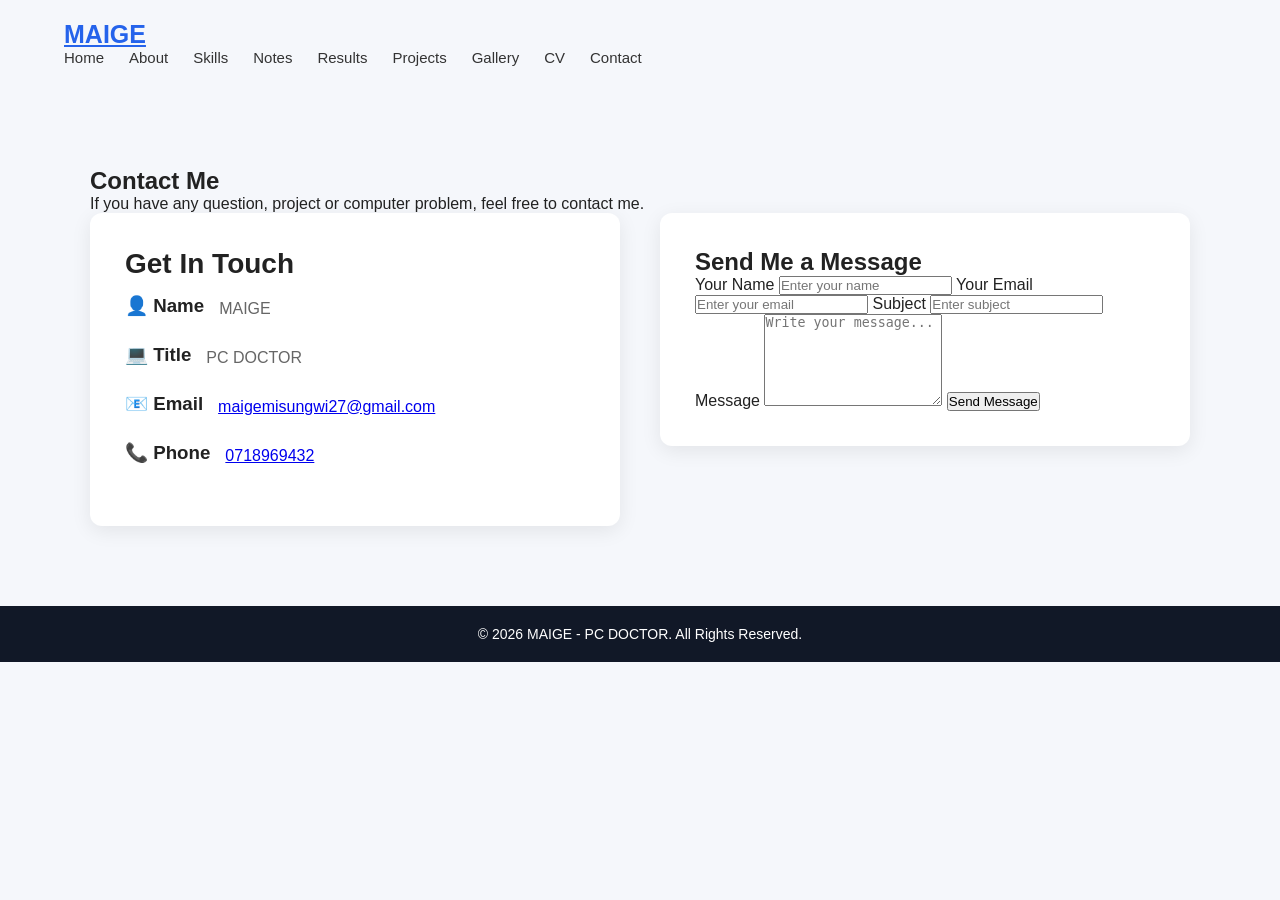
<file: contact.html>
<!DOCTYPE html>
<html lang="en">

<head>
    <meta charset="UTF-8">
    <meta name="viewport" content="width=device-width, initial-scale=1.0">

    <title>Contact - MAIGE | PC DOCTOR</title>

    <link rel="stylesheet" href="style.css">
</head>

<body>

    <!-- Navigation -->
    <nav class="navbar">
    <div class="container nav-container">

        <a href="index.html" class="logo">MAIGE</a>

        <button class="menu-toggle" onclick="toggleMenu()">
            ☰
        </button>

        <ul class="nav-links" id="navLinks">
            <li><a href="index.html">Home</a></li>
            <li><a href="about.html">About</a></li>
            <li><a href="skills.html">Skills</a></li>
            <li><a href="notes.html">Notes</a></li>
            <li><a href="results.html">Results</a></li>
            <li><a href="projects.html">Projects</a></li>
            <li><a href="gallery.html">Gallery</a></li>
            <li><a href="cv.html">CV</a></li>
            <li><a href="contact.html">Contact</a></li>
        </ul>

    </div>
</nav>


    <!-- Contact Section -->
    <section class="contact-section">

        <div class="container">

            <h1>Contact Me</h1>

            <p class="section-intro">
                If you have any question, project or computer problem,
                feel free to contact me.
            </p>


            <div class="contact-container">

                <!-- Contact Information -->
                <div class="contact-info">

                    <h2>Get In Touch</h2>

                    <div class="contact-item">
                        <h3>👤 Name</h3>
                        <p>MAIGE</p>
                    </div>

                    <div class="contact-item">
                        <h3>💻 Title</h3>
                        <p>PC DOCTOR</p>
                    </div>

                    <div class="contact-item">
                        <h3>📧 Email</h3>
                        <p>
                            <a href="mailto:maigemisungwi27@gmail.com">
                                maigemisungwi27@gmail.com
                            </a>
                        </p>
                    </div>

                    <div class="contact-item">
                        <h3>📞 Phone</h3>
                        <p>
                            <a href="tel:0718969432">
                                0718969432
                            </a>
                        </p>
                    </div>

                </div>


                <!-- Contact Form -->
                <div class="contact-form">

                    <h2>Send Me a Message</h2>

                    <form action="mailto:maigemisungwi27@gmail.com"
                          method="post"
                          enctype="text/plain">

                        <label for="name">Your Name</label>

                        <input
                            type="text"
                            id="name"
                            name="name"
                            placeholder="Enter your name"
                            required
                        >


                        <label for="email">Your Email</label>

                        <input
                            type="email"
                            id="email"
                            name="email"
                            placeholder="Enter your email"
                            required
                        >


                        <label for="subject">Subject</label>

                        <input
                            type="text"
                            id="subject"
                            name="subject"
                            placeholder="Enter subject"
                            required
                        >


                        <label for="message">Message</label>

                        <textarea
                            id="message"
                            name="message"
                            rows="6"
                            placeholder="Write your message..."
                            required
                        ></textarea>


                        <button type="submit">
                            Send Message
                        </button>

                    </form>

                </div>

            </div>

        </div>

    </section>


    <!-- Footer -->
    <footer>
        <p>
            © 2026 MAIGE - PC DOCTOR. All Rights Reserved.
        </p>
    </footer>

<script src="script.js"></script>
</body>
</html>
</file>
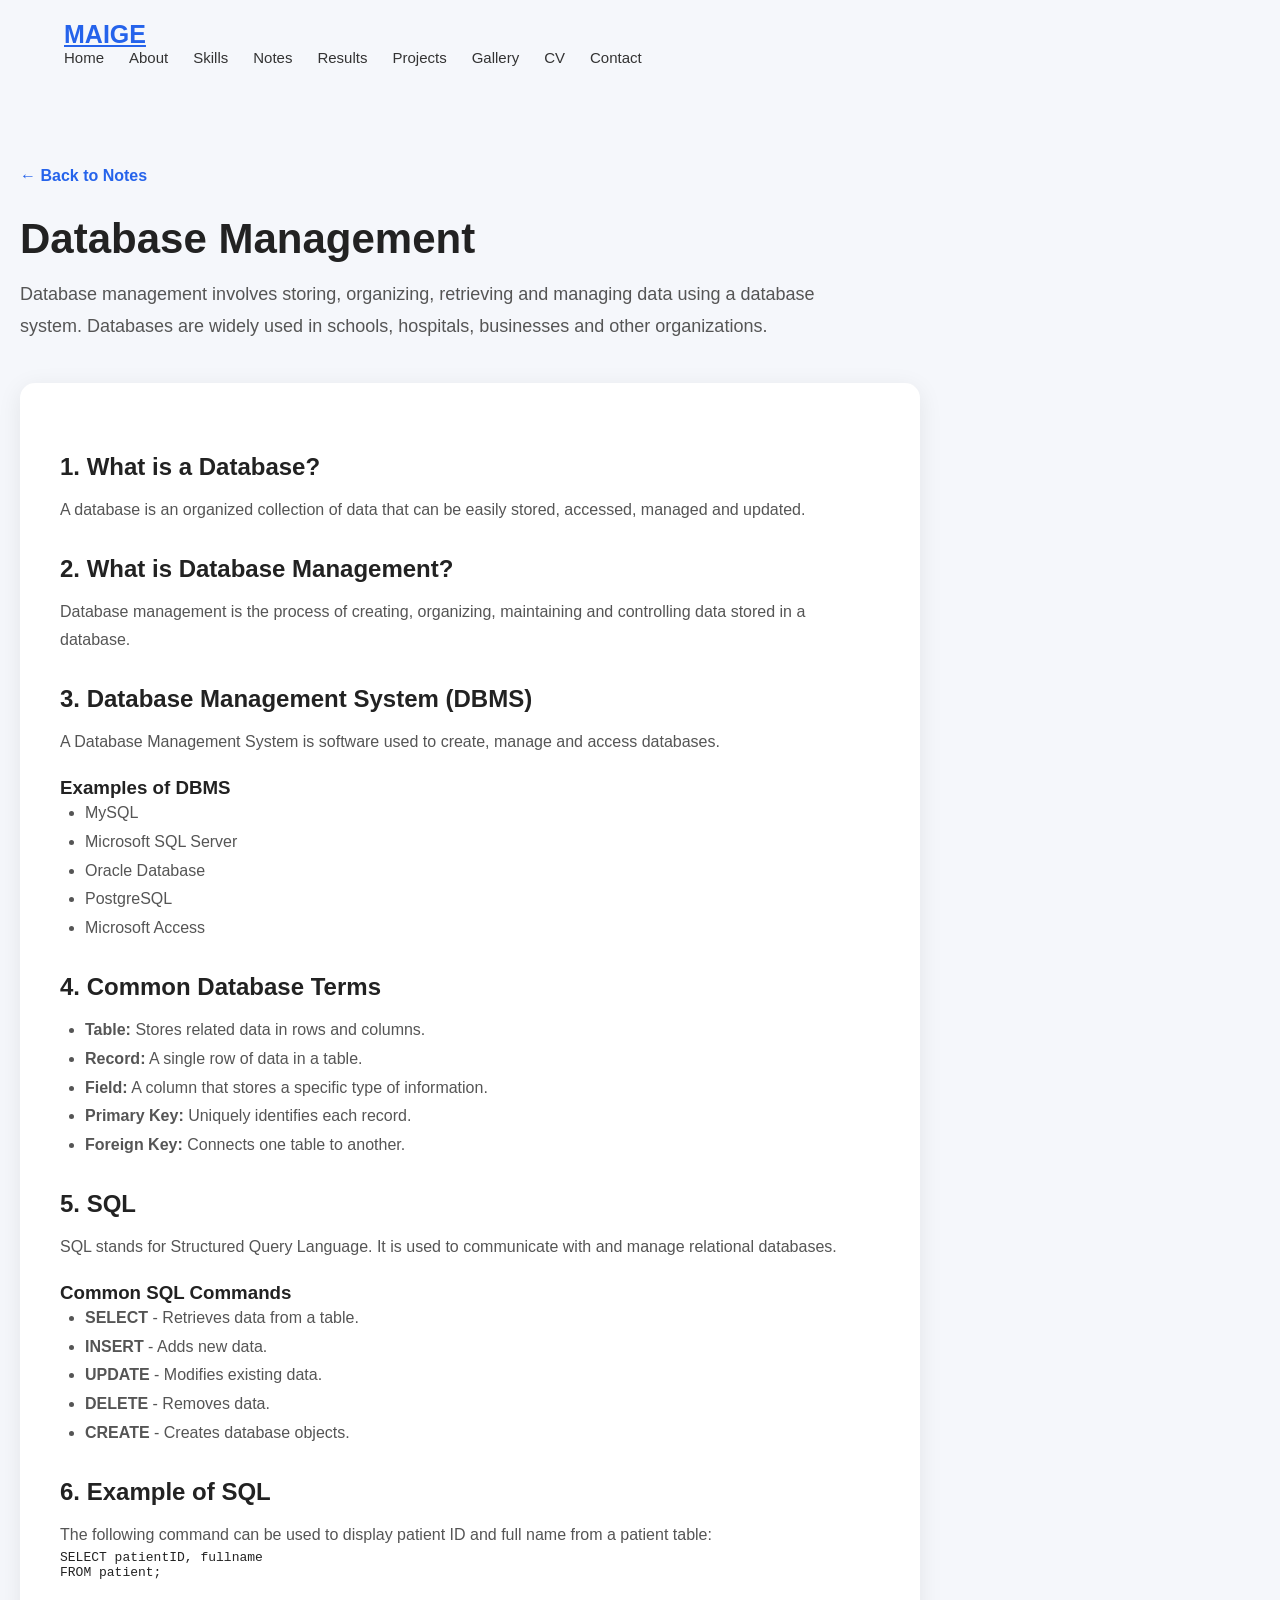
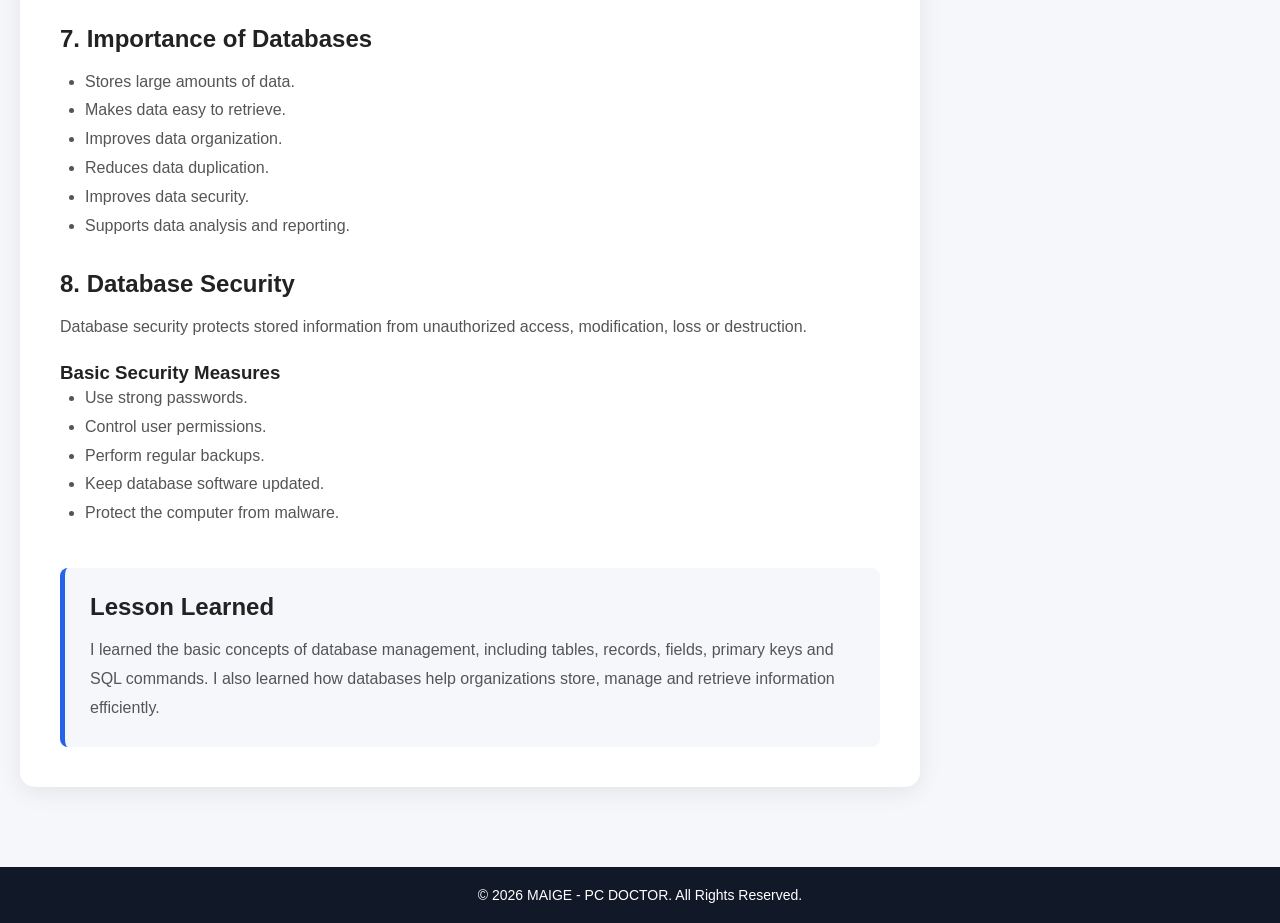
<file: database.html>
<!DOCTYPE html>
<html lang="en">
<head>
    <meta charset="UTF-8">
    <meta name="viewport" content="width=device-width, initial-scale=1.0">
    <title>Database Management - MAIGE</title>
    <link rel="stylesheet" href="style.css">
</head>

<body>

    <!-- Navigation -->
    <nav class="navbar">
    <div class="container nav-container">

        <a href="index.html" class="logo">MAIGE</a>

        <button class="menu-toggle" onclick="toggleMenu()">
            ☰
        </button>

        <ul class="nav-links" id="navLinks">
            <li><a href="index.html">Home</a></li>
            <li><a href="about.html">About</a></li>
            <li><a href="skills.html">Skills</a></li>
            <li><a href="notes.html">Notes</a></li>
            <li><a href="results.html">Results</a></li>
            <li><a href="projects.html">Projects</a></li>
            <li><a href="gallery.html">Gallery</a></li>
            <li><a href="cv.html">CV</a></li>
            <li><a href="contact.html">Contact</a></li>
        </ul>

    </div>
</nav>


    <!-- Database Notes -->
    <section class="note-detail">

        <div class="container">

            <a href="notes.html" class="back-button">
                ← Back to Notes
            </a>

            <h1>Database Management</h1>

            <p class="note-intro">
                Database management involves storing, organizing,
                retrieving and managing data using a database system.
                Databases are widely used in schools, hospitals,
                businesses and other organizations.
            </p>


            <div class="note-content">

                <h2>1. What is a Database?</h2>

                <p>
                    A database is an organized collection of data
                    that can be easily stored, accessed, managed
                    and updated.
                </p>


                <h2>2. What is Database Management?</h2>

                <p>
                    Database management is the process of creating,
                    organizing, maintaining and controlling data
                    stored in a database.
                </p>


                <h2>3. Database Management System (DBMS)</h2>

                <p>
                    A Database Management System is software used
                    to create, manage and access databases.
                </p>

                <h3>Examples of DBMS</h3>

                <ul>
                    <li>MySQL</li>
                    <li>Microsoft SQL Server</li>
                    <li>Oracle Database</li>
                    <li>PostgreSQL</li>
                    <li>Microsoft Access</li>
                </ul>


                <h2>4. Common Database Terms</h2>

                <ul>
                    <li><strong>Table:</strong> Stores related data in rows and columns.</li>
                    <li><strong>Record:</strong> A single row of data in a table.</li>
                    <li><strong>Field:</strong> A column that stores a specific type of information.</li>
                    <li><strong>Primary Key:</strong> Uniquely identifies each record.</li>
                    <li><strong>Foreign Key:</strong> Connects one table to another.</li>
                </ul>


                <h2>5. SQL</h2>

                <p>
                    SQL stands for Structured Query Language.
                    It is used to communicate with and manage
                    relational databases.
                </p>

                <h3>Common SQL Commands</h3>

                <ul>
                    <li><strong>SELECT</strong> - Retrieves data from a table.</li>
                    <li><strong>INSERT</strong> - Adds new data.</li>
                    <li><strong>UPDATE</strong> - Modifies existing data.</li>
                    <li><strong>DELETE</strong> - Removes data.</li>
                    <li><strong>CREATE</strong> - Creates database objects.</li>
                </ul>


                <h2>6. Example of SQL</h2>

                <p>
                    The following command can be used to display
                    patient ID and full name from a patient table:
                </p>

                <pre>
SELECT patientID, fullname
FROM patient;
                </pre>


                <h2>7. Importance of Databases</h2>

                <ul>
                    <li>Stores large amounts of data.</li>
                    <li>Makes data easy to retrieve.</li>
                    <li>Improves data organization.</li>
                    <li>Reduces data duplication.</li>
                    <li>Improves data security.</li>
                    <li>Supports data analysis and reporting.</li>
                </ul>


                <h2>8. Database Security</h2>

                <p>
                    Database security protects stored information
                    from unauthorized access, modification,
                    loss or destruction.
                </p>

                <h3>Basic Security Measures</h3>

                <ul>
                    <li>Use strong passwords.</li>
                    <li>Control user permissions.</li>
                    <li>Perform regular backups.</li>
                    <li>Keep database software updated.</li>
                    <li>Protect the computer from malware.</li>
                </ul>


                <div class="lesson-box">

                    <h2>Lesson Learned</h2>

                    <p>
                        I learned the basic concepts of database management,
                        including tables, records, fields, primary keys and
                        SQL commands. I also learned how databases help
                        organizations store, manage and retrieve information
                        efficiently.
                    </p>

                </div>

            </div>

        </div>

    </section>


    <!-- Footer -->
    <footer>
        <p>© 2026 MAIGE - PC DOCTOR. All Rights Reserved.</p>
    </footer>

<script src="script.js"></script>
</body>
</html>
</file>
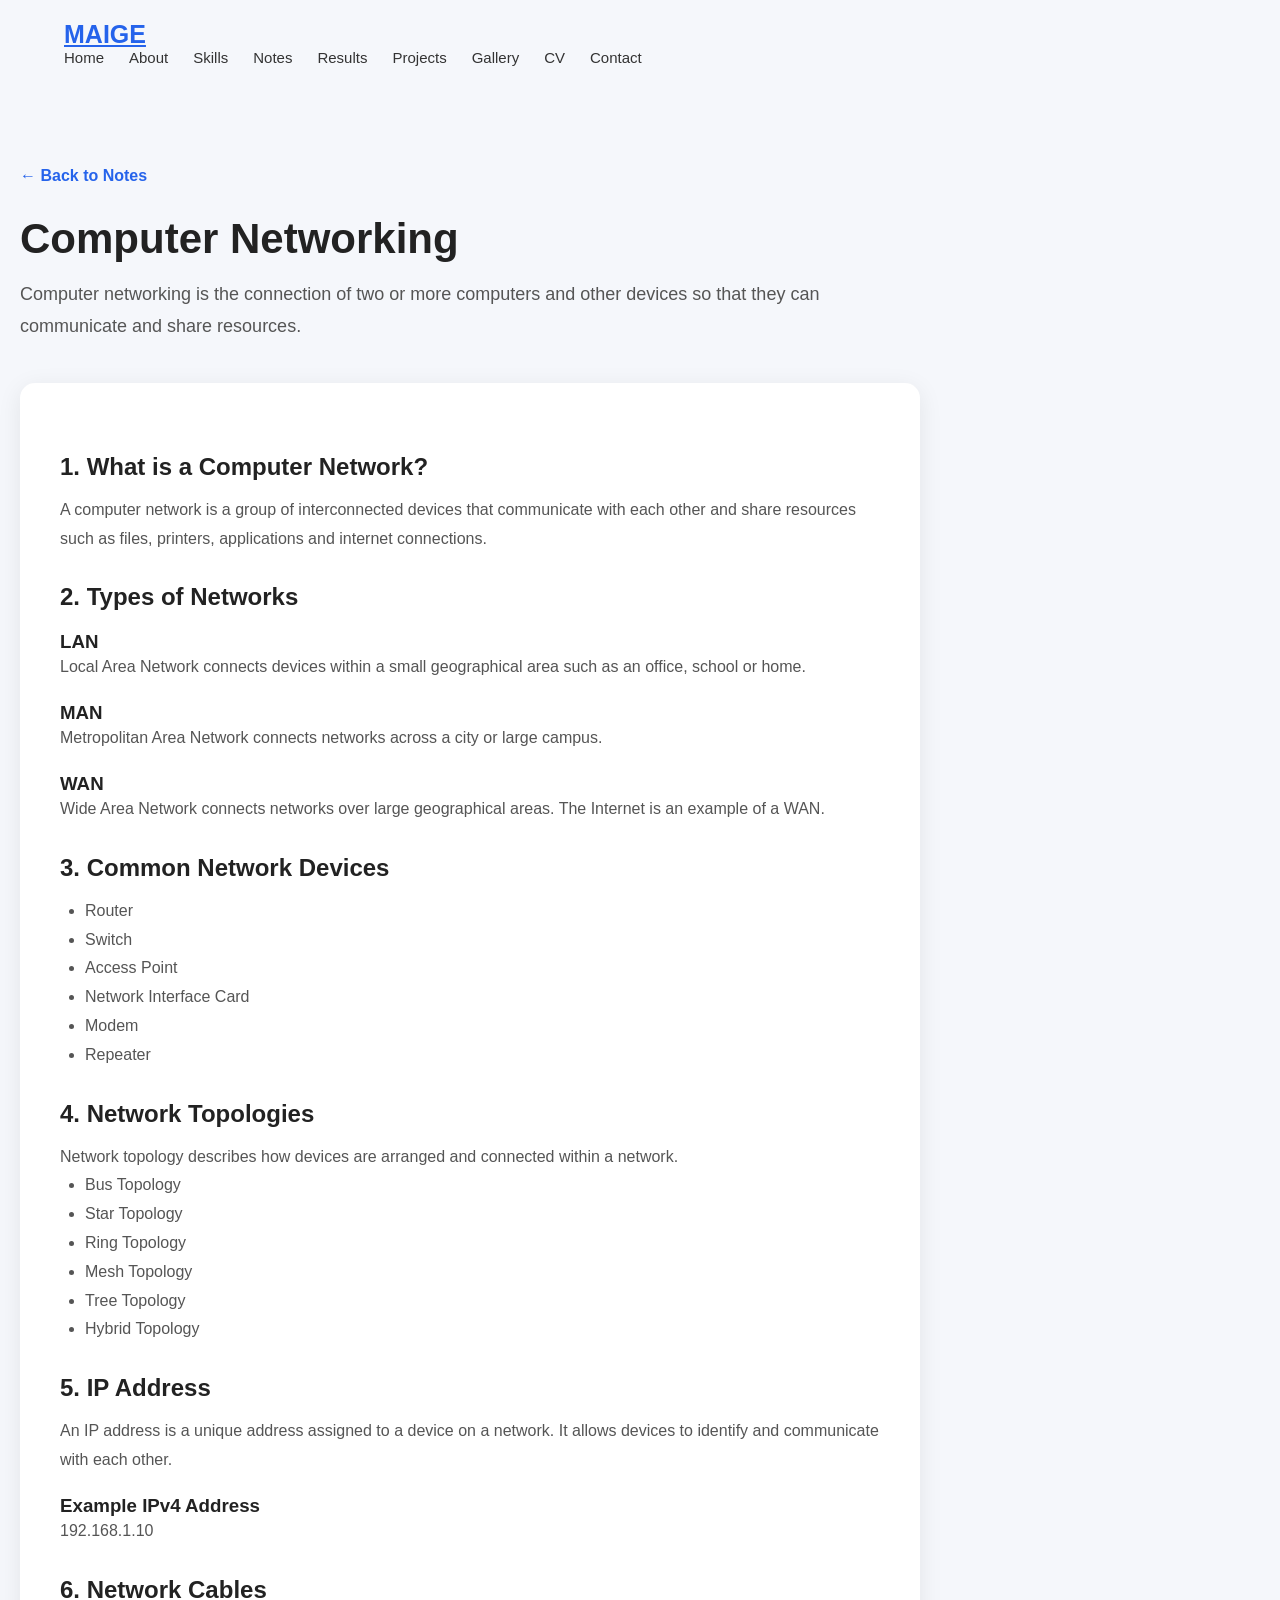
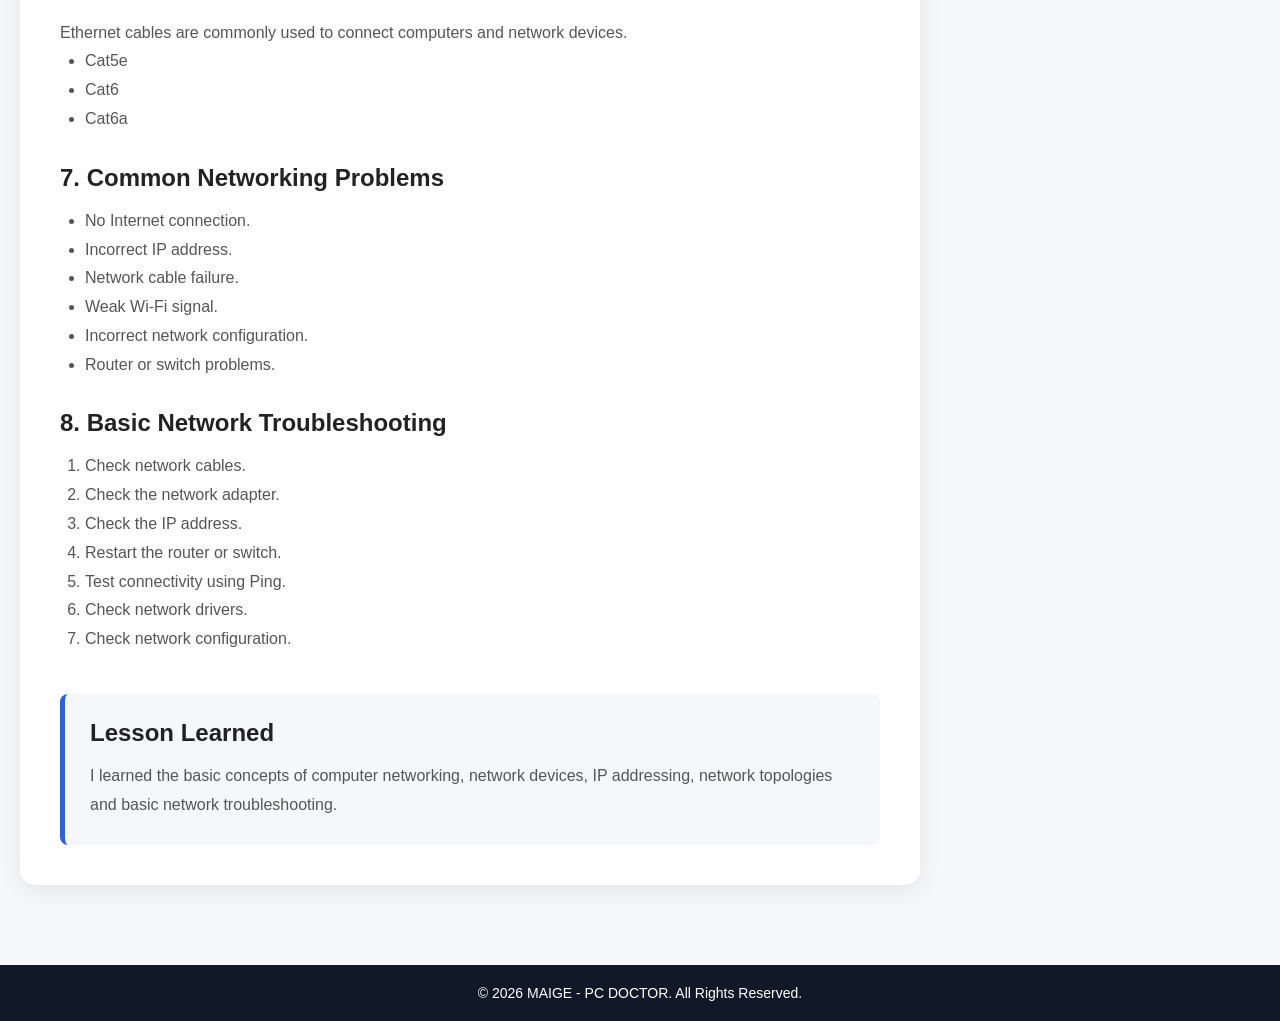
<file: networking.html>
<!DOCTYPE html>
<html lang="en">

<head>
    <meta charset="UTF-8">
    <meta name="viewport" content="width=device-width, initial-scale=1.0">

    <title>Computer Networking - MAIGE</title>

    <link rel="stylesheet" href="style.css">
</head>

<body>

    <!-- Navigation -->
   <nav class="navbar">
    <div class="container nav-container">

        <a href="index.html" class="logo">MAIGE</a>

        <button class="menu-toggle" onclick="toggleMenu()">
            ☰
        </button>

        <ul class="nav-links" id="navLinks">
            <li><a href="index.html">Home</a></li>
            <li><a href="about.html">About</a></li>
            <li><a href="skills.html">Skills</a></li>
            <li><a href="notes.html">Notes</a></li>
            <li><a href="results.html">Results</a></li>
            <li><a href="projects.html">Projects</a></li>
            <li><a href="gallery.html">Gallery</a></li>
            <li><a href="cv.html">CV</a></li>
            <li><a href="contact.html">Contact</a></li>
        </ul>

    </div>
</nav>


    <!-- Networking Notes -->
    <section class="note-detail">

        <div class="container">

            <a href="notes.html" class="back-button">
                ← Back to Notes
            </a>

            <h1>Computer Networking</h1>

            <p class="note-intro">
                Computer networking is the connection of two or more
                computers and other devices so that they can communicate
                and share resources.
            </p>


            <div class="note-content">

                <h2>1. What is a Computer Network?</h2>

                <p>
                    A computer network is a group of interconnected
                    devices that communicate with each other and share
                    resources such as files, printers, applications
                    and internet connections.
                </p>


                <h2>2. Types of Networks</h2>

                <h3>LAN</h3>

                <p>
                    Local Area Network connects devices within a small
                    geographical area such as an office, school or home.
                </p>

                <h3>MAN</h3>

                <p>
                    Metropolitan Area Network connects networks across
                    a city or large campus.
                </p>

                <h3>WAN</h3>

                <p>
                    Wide Area Network connects networks over large
                    geographical areas. The Internet is an example
                    of a WAN.
                </p>


                <h2>3. Common Network Devices</h2>

                <ul>
                    <li>Router</li>
                    <li>Switch</li>
                    <li>Access Point</li>
                    <li>Network Interface Card</li>
                    <li>Modem</li>
                    <li>Repeater</li>
                </ul>


                <h2>4. Network Topologies</h2>

                <p>
                    Network topology describes how devices are
                    arranged and connected within a network.
                </p>

                <ul>
                    <li>Bus Topology</li>
                    <li>Star Topology</li>
                    <li>Ring Topology</li>
                    <li>Mesh Topology</li>
                    <li>Tree Topology</li>
                    <li>Hybrid Topology</li>
                </ul>


                <h2>5. IP Address</h2>

                <p>
                    An IP address is a unique address assigned to a
                    device on a network. It allows devices to identify
                    and communicate with each other.
                </p>

                <h3>Example IPv4 Address</h3>

                <p>
                    192.168.1.10
                </p>


                <h2>6. Network Cables</h2>

                <p>
                    Ethernet cables are commonly used to connect
                    computers and network devices.
                </p>

                <ul>
                    <li>Cat5e</li>
                    <li>Cat6</li>
                    <li>Cat6a</li>
                </ul>


                <h2>7. Common Networking Problems</h2>

                <ul>
                    <li>No Internet connection.</li>
                    <li>Incorrect IP address.</li>
                    <li>Network cable failure.</li>
                    <li>Weak Wi-Fi signal.</li>
                    <li>Incorrect network configuration.</li>
                    <li>Router or switch problems.</li>
                </ul>


                <h2>8. Basic Network Troubleshooting</h2>

                <ol>
                    <li>Check network cables.</li>
                    <li>Check the network adapter.</li>
                    <li>Check the IP address.</li>
                    <li>Restart the router or switch.</li>
                    <li>Test connectivity using Ping.</li>
                    <li>Check network drivers.</li>
                    <li>Check network configuration.</li>
                </ol>


                <div class="lesson-box">

                    <h2>Lesson Learned</h2>

                    <p>
                        I learned the basic concepts of computer
                        networking, network devices, IP addressing,
                        network topologies and basic network
                        troubleshooting.
                    </p>

                </div>

            </div>

        </div>

    </section>


    <!-- Footer -->
    <footer>

        <p>
            © 2026 MAIGE - PC DOCTOR. All Rights Reserved.
        </p>

    </footer>

<script src="script.js"></script>
</body>
</html>
</file>
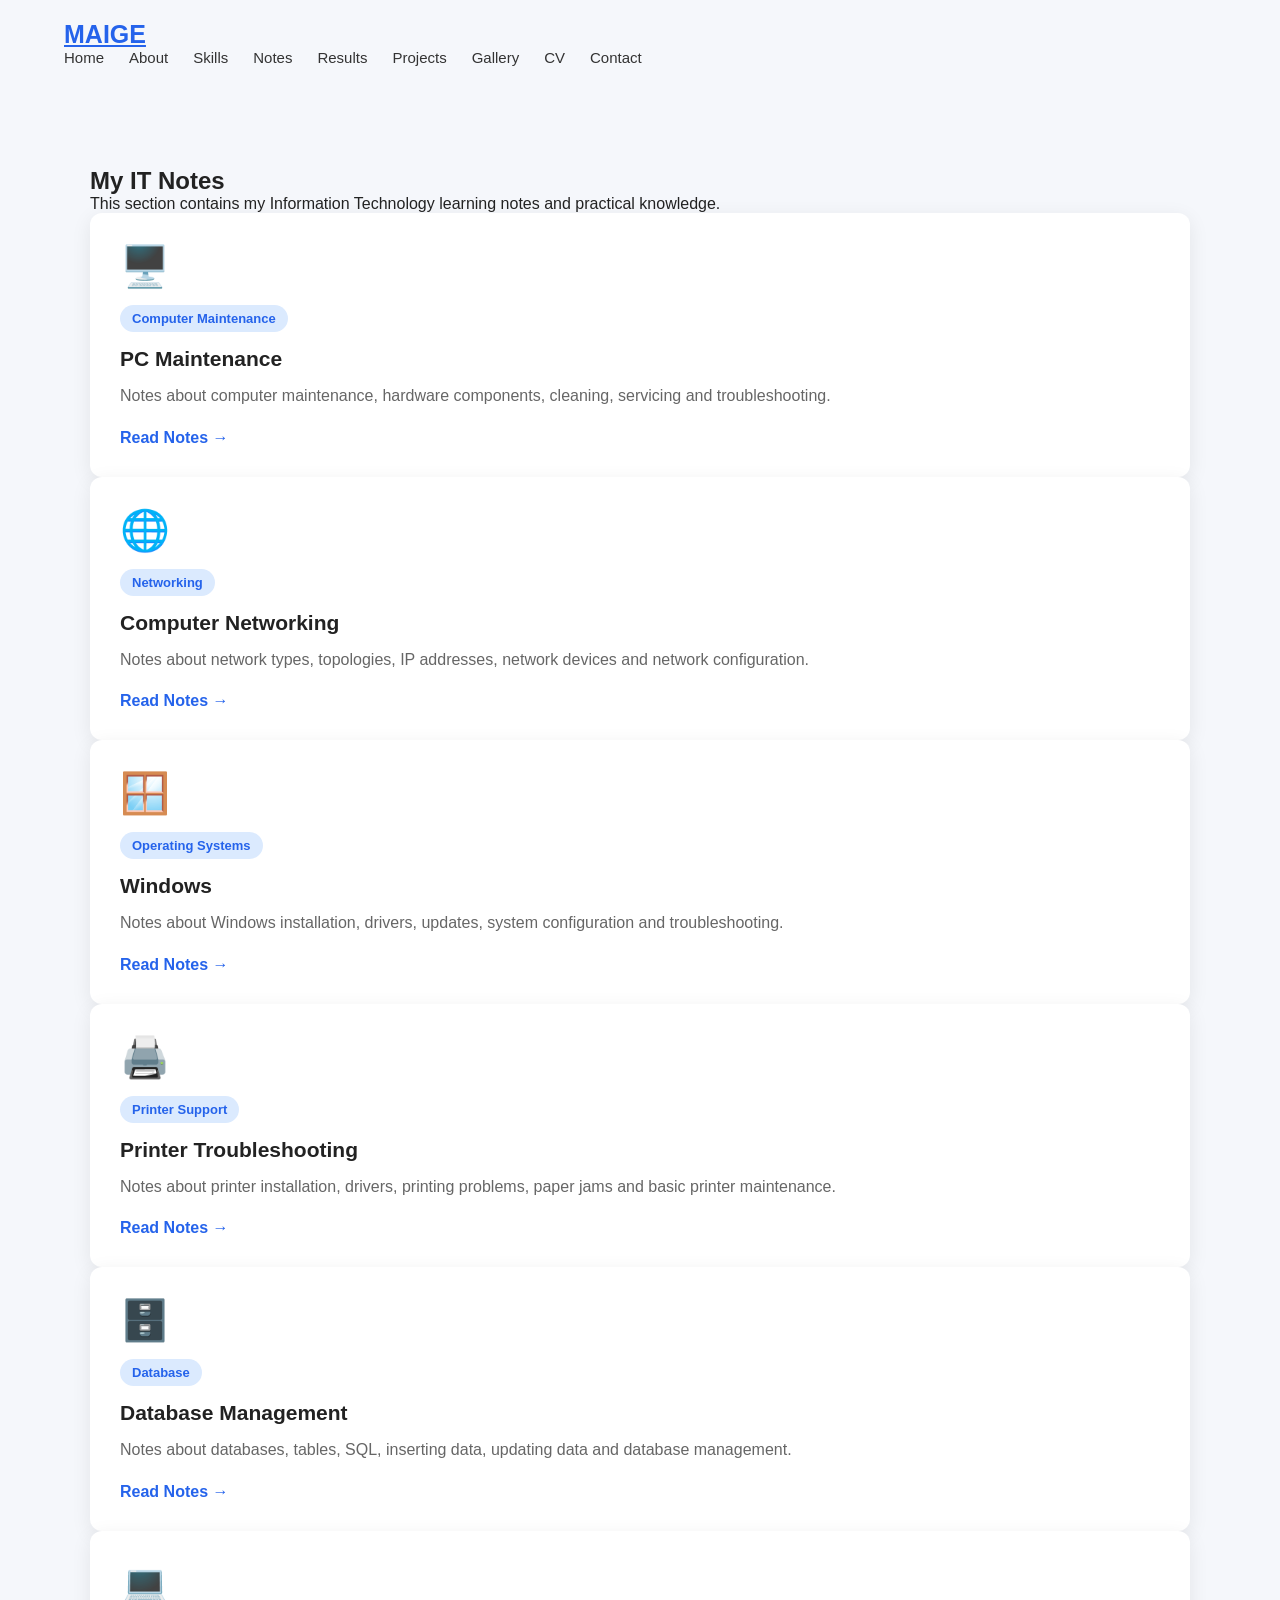
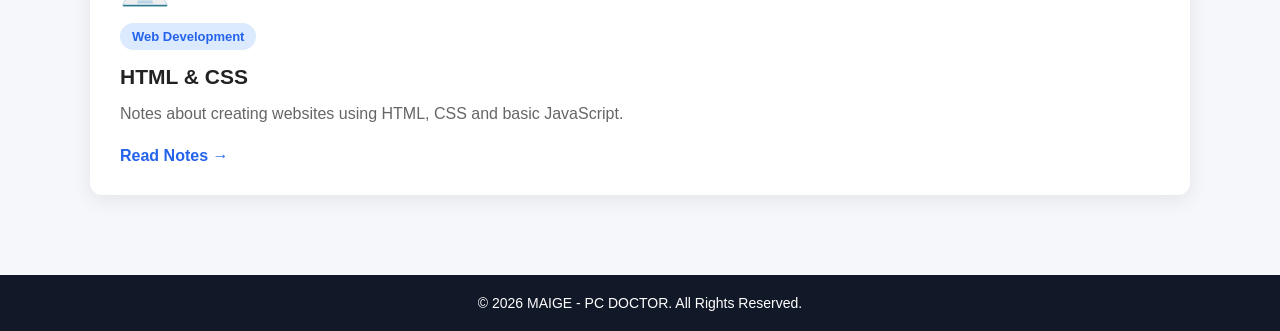
<file: notes.html>
<!DOCTYPE html>
<html lang="en">

<head>
    <meta charset="UTF-8">
    <meta name="viewport" content="width=device-width, initial-scale=1.0">

    <title>Notes - MAIGE | PC DOCTOR</title>

    <link rel="stylesheet" href="style.css">
</head>

<body>

    <!-- Navigation -->
    <nav class="navbar">
    <div class="container nav-container">

        <a href="index.html" class="logo">MAIGE</a>

        <button class="menu-toggle" onclick="toggleMenu()">
            ☰
        </button>

        <ul class="nav-links" id="navLinks">
            <li><a href="index.html">Home</a></li>
            <li><a href="about.html">About</a></li>
            <li><a href="skills.html">Skills</a></li>
            <li><a href="notes.html">Notes</a></li>
            <li><a href="results.html">Results</a></li>
            <li><a href="projects.html">Projects</a></li>
            <li><a href="gallery.html">Gallery</a></li>
            <li><a href="cv.html">CV</a></li>
            <li><a href="contact.html">Contact</a></li>
        </ul>

    </div>
</nav>


    <!-- Notes Section -->
    <section class="notes-section">

        <div class="container">

            <h1>My IT Notes</h1>

            <p class="section-intro">
                This section contains my Information Technology
                learning notes and practical knowledge.
            </p>


            <div class="notes-grid">


                <!-- Note 1 -->
                <div class="note-card">

                    <div class="note-icon">🖥️</div>

                    <span class="note-category">
                        Computer Maintenance
                    </span>

                    <h2>PC Maintenance</h2>

                    <p>
                        Notes about computer maintenance, hardware
                        components, cleaning, servicing and
                        troubleshooting.
                    </p>

                    <a href="#" class="read-more">
                        Read Notes →
                    </a>

                </div>


                <!-- Note 2 -->
                <div class="note-card">

                    <div class="note-icon">🌐</div>

                    <span class="note-category">
                        Networking
                    </span>

                    <h2>Computer Networking</h2>

                    <p>
                        Notes about network types, topologies,
                        IP addresses, network devices and
                        network configuration.
                    </p>

                    <a href="#" class="read-more">
                        Read Notes →
                    </a>

                </div>


                <!-- Note 3 -->
                <div class="note-card">

                    <div class="note-icon">🪟</div>

                    <span class="note-category">
                        Operating Systems
                    </span>

                    <h2>Windows</h2>

                    <p>
                        Notes about Windows installation, drivers,
                        updates, system configuration and
                        troubleshooting.
                    </p>

                    <a href="#" class="read-more">
                        Read Notes →
                    </a>

                </div>


                <!-- Note 4 -->
                <div class="note-card">

                    <div class="note-icon">🖨️</div>

                    <span class="note-category">
                        Printer Support
                    </span>

                    <h2>Printer Troubleshooting</h2>

                    <p>
                        Notes about printer installation,
                        drivers, printing problems, paper jams
                        and basic printer maintenance.
                    </p>

                    <a href="#" class="read-more">
                        Read Notes →
                    </a>

                </div>


                <!-- Note 5 -->
                <div class="note-card">

                    <div class="note-icon">🗄️</div>

                    <span class="note-category">
                        Database
                    </span>

                    <h2>Database Management</h2>

                    <p>
                        Notes about databases, tables, SQL,
                        inserting data, updating data and
                        database management.
                    </p>

                    <a href="pc-maintenance.html" class="read-more">
                        Read Notes →
                    </a>

                </div>


                <!-- Note 6 -->
                <div class="note-card">

                    <div class="note-icon">💻</div>

                    <span class="note-category">
                        Web Development
                    </span>

                    <h2>HTML & CSS</h2>

                    <p>
                        Notes about creating websites using
                        HTML, CSS and basic JavaScript.
                    </p>

                    <a href="#" class="read-more">
                        Read Notes →
                    </a>

                </div>


            </div>

        </div>

    </section>


    <!-- Footer -->
    <footer>

        <p>
            © 2026 MAIGE - PC DOCTOR. All Rights Reserved.
        </p>

    </footer>

    <script src="script.js"></script>
</body>
</html>
</file>
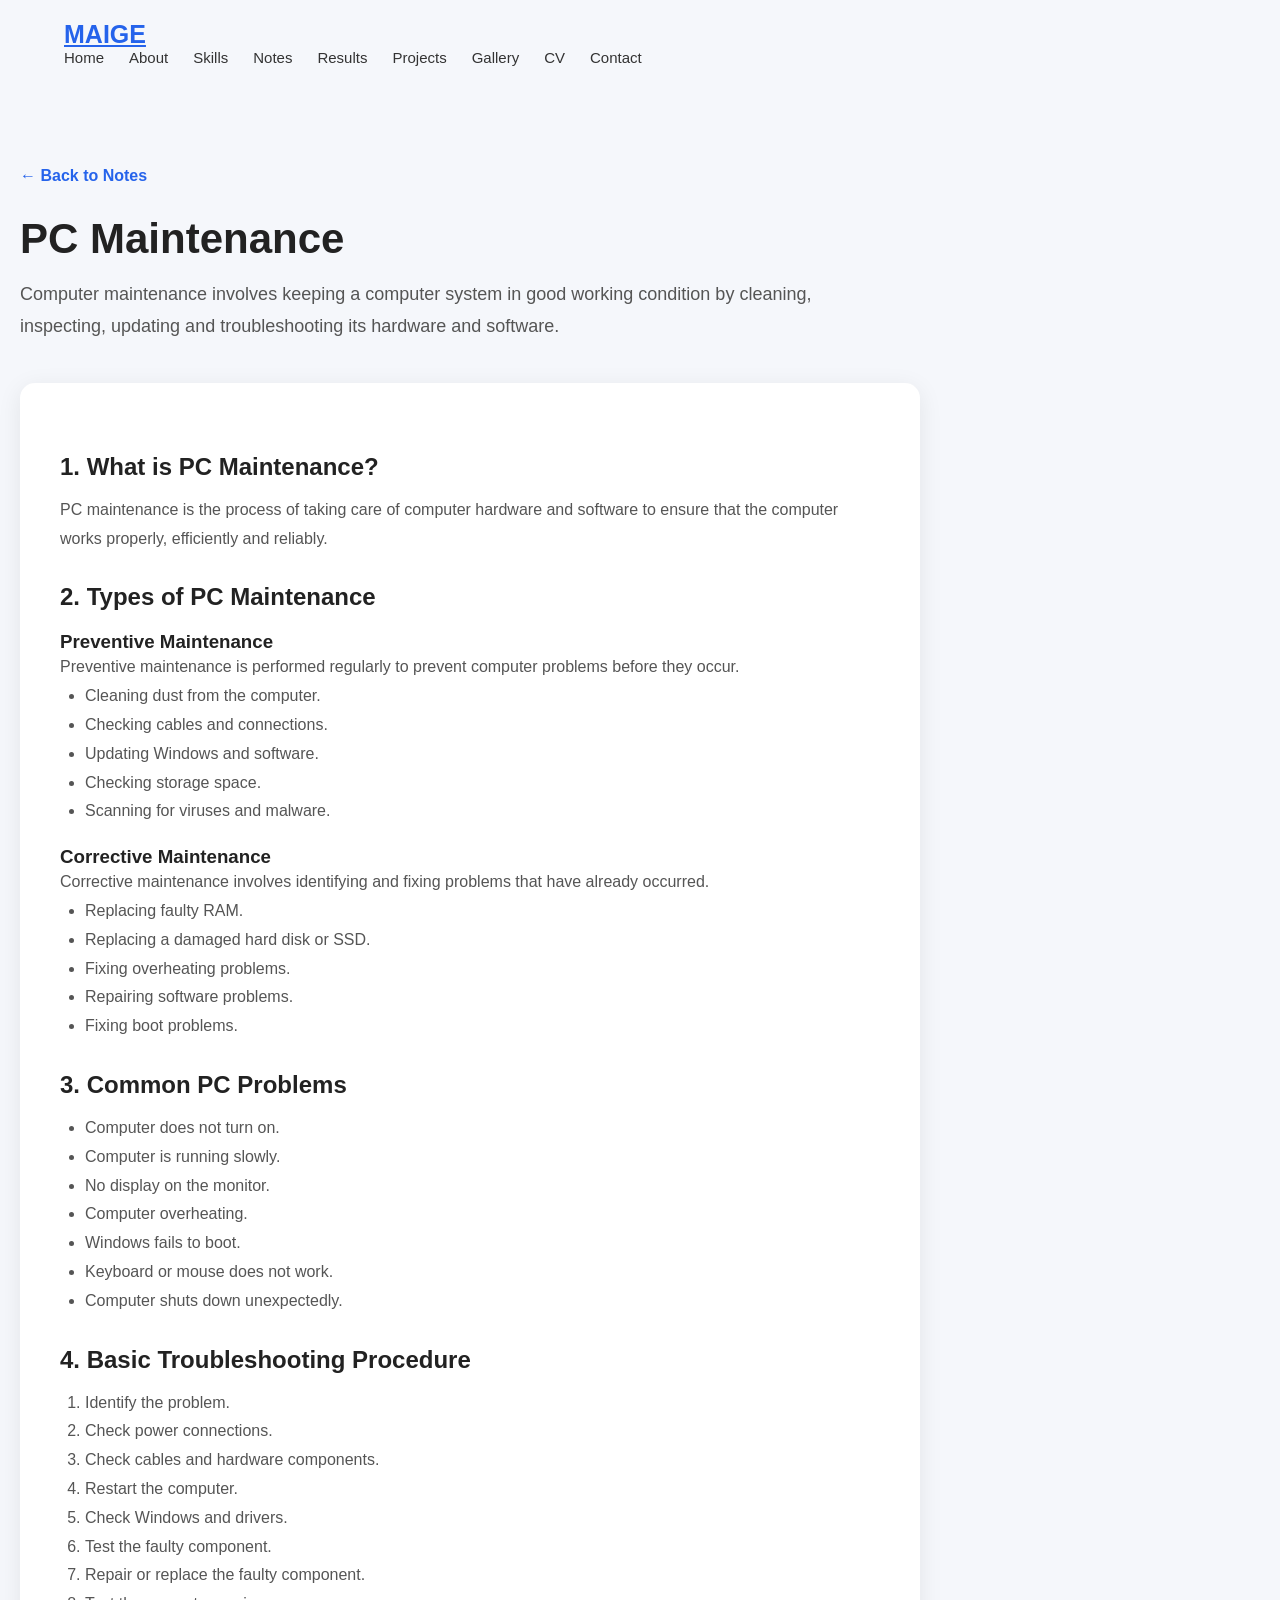
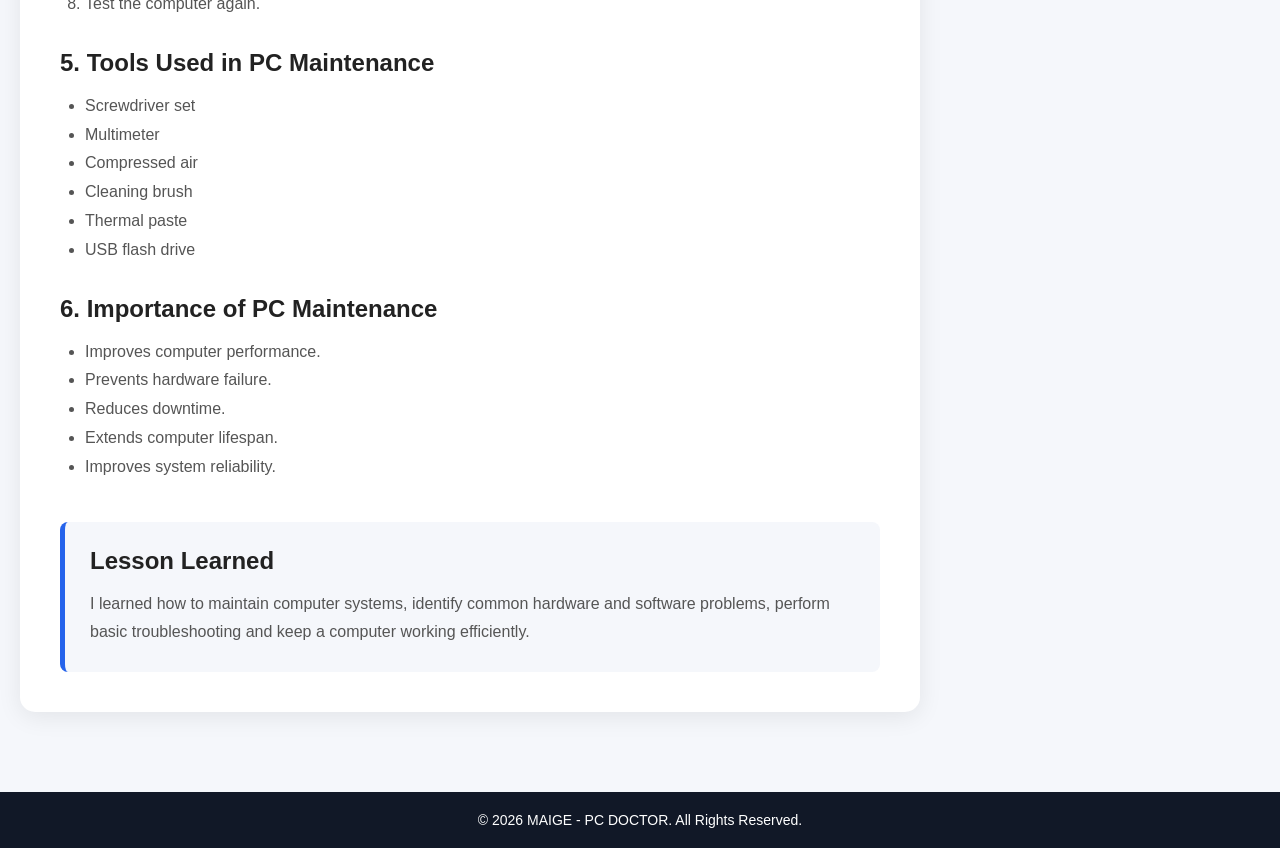
<file: pc-maintenance.html>
<!DOCTYPE html>
<html lang="en">

<head>
    <meta charset="UTF-8">
    <meta name="viewport" content="width=device-width, initial-scale=1.0">

    <title>PC Maintenance - MAIGE</title>

    <link rel="stylesheet" href="style.css">
</head>

<body>

    <!-- Navigation -->
    <nav class="navbar">
    <div class="container nav-container">

        <a href="index.html" class="logo">MAIGE</a>

        <button class="menu-toggle" onclick="toggleMenu()">
            ☰
        </button>

        <ul class="nav-links" id="navLinks">
            <li><a href="index.html">Home</a></li>
            <li><a href="about.html">About</a></li>
            <li><a href="skills.html">Skills</a></li>
            <li><a href="notes.html">Notes</a></li>
            <li><a href="results.html">Results</a></li>
            <li><a href="projects.html">Projects</a></li>
            <li><a href="gallery.html">Gallery</a></li>
            <li><a href="cv.html">CV</a></li>
            <li><a href="contact.html">Contact</a></li>
        </ul>

    </div>
</nav>


    <!-- Notes Content -->
    <section class="note-detail">

        <div class="container">

            <a href="notes.html" class="back-button">
                ← Back to Notes
            </a>

            <h1>PC Maintenance</h1>

            <p class="note-intro">
                Computer maintenance involves keeping a computer
                system in good working condition by cleaning,
                inspecting, updating and troubleshooting its
                hardware and software.
            </p>


            <div class="note-content">

                <h2>1. What is PC Maintenance?</h2>

                <p>
                    PC maintenance is the process of taking care
                    of computer hardware and software to ensure
                    that the computer works properly, efficiently
                    and reliably.
                </p>


                <h2>2. Types of PC Maintenance</h2>

                <h3>Preventive Maintenance</h3>

                <p>
                    Preventive maintenance is performed regularly
                    to prevent computer problems before they occur.
                </p>

                <ul>
                    <li>Cleaning dust from the computer.</li>
                    <li>Checking cables and connections.</li>
                    <li>Updating Windows and software.</li>
                    <li>Checking storage space.</li>
                    <li>Scanning for viruses and malware.</li>
                </ul>


                <h3>Corrective Maintenance</h3>

                <p>
                    Corrective maintenance involves identifying
                    and fixing problems that have already occurred.
                </p>

                <ul>
                    <li>Replacing faulty RAM.</li>
                    <li>Replacing a damaged hard disk or SSD.</li>
                    <li>Fixing overheating problems.</li>
                    <li>Repairing software problems.</li>
                    <li>Fixing boot problems.</li>
                </ul>


                <h2>3. Common PC Problems</h2>

                <ul>
                    <li>Computer does not turn on.</li>
                    <li>Computer is running slowly.</li>
                    <li>No display on the monitor.</li>
                    <li>Computer overheating.</li>
                    <li>Windows fails to boot.</li>
                    <li>Keyboard or mouse does not work.</li>
                    <li>Computer shuts down unexpectedly.</li>
                </ul>


                <h2>4. Basic Troubleshooting Procedure</h2>

                <ol>
                    <li>Identify the problem.</li>
                    <li>Check power connections.</li>
                    <li>Check cables and hardware components.</li>
                    <li>Restart the computer.</li>
                    <li>Check Windows and drivers.</li>
                    <li>Test the faulty component.</li>
                    <li>Repair or replace the faulty component.</li>
                    <li>Test the computer again.</li>
                </ol>


                <h2>5. Tools Used in PC Maintenance</h2>

                <ul>
                    <li>Screwdriver set</li>
                    <li>Multimeter</li>
                    <li>Compressed air</li>
                    <li>Cleaning brush</li>
                    <li>Thermal paste</li>
                    <li>USB flash drive</li>
                </ul>


                <h2>6. Importance of PC Maintenance</h2>

                <ul>
                    <li>Improves computer performance.</li>
                    <li>Prevents hardware failure.</li>
                    <li>Reduces downtime.</li>
                    <li>Extends computer lifespan.</li>
                    <li>Improves system reliability.</li>
                </ul>


                <div class="lesson-box">

                    <h2>Lesson Learned</h2>

                    <p>
                        I learned how to maintain computer systems,
                        identify common hardware and software problems,
                        perform basic troubleshooting and keep a
                        computer working efficiently.
                    </p>

                </div>

            </div>

        </div>

    </section>


    <!-- Footer -->
    <footer>

        <p>
            © 2026 MAIGE - PC DOCTOR. All Rights Reserved.
        </p>

    </footer>

</body>

</html>
</file>
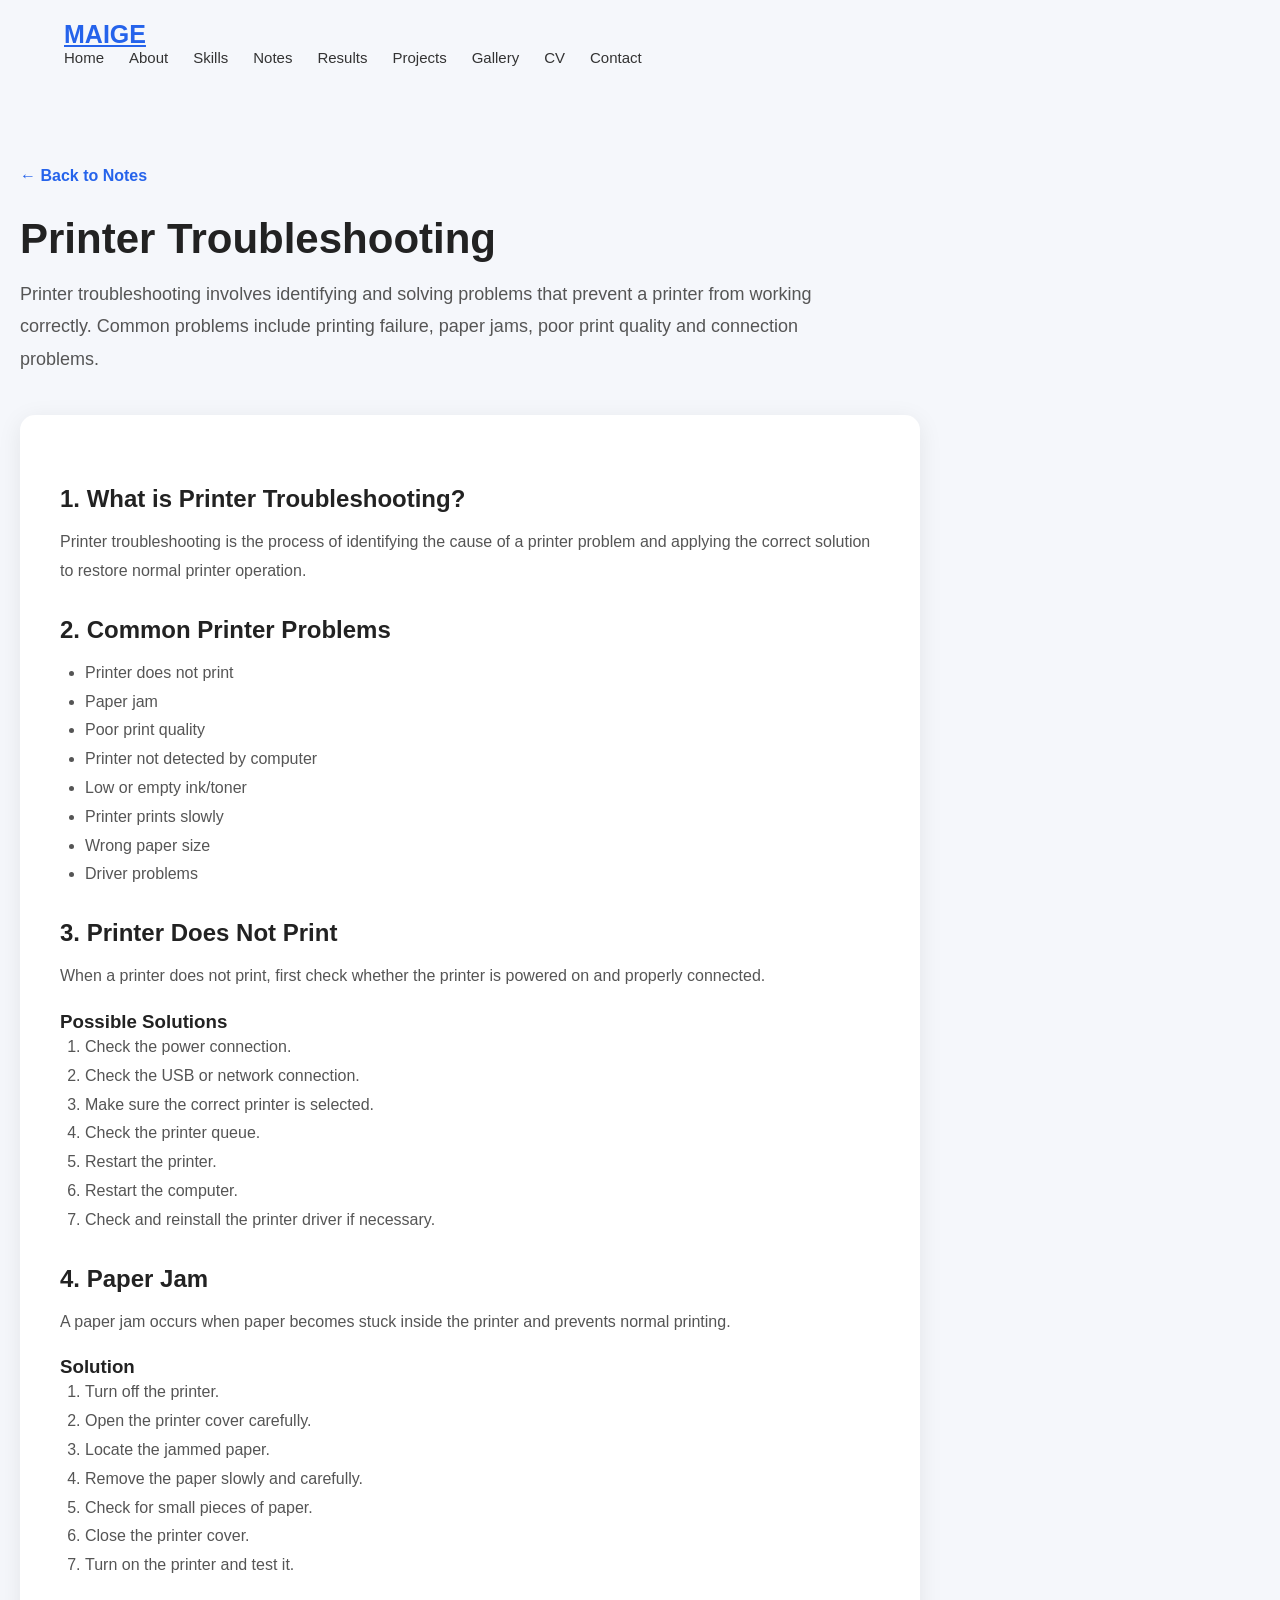
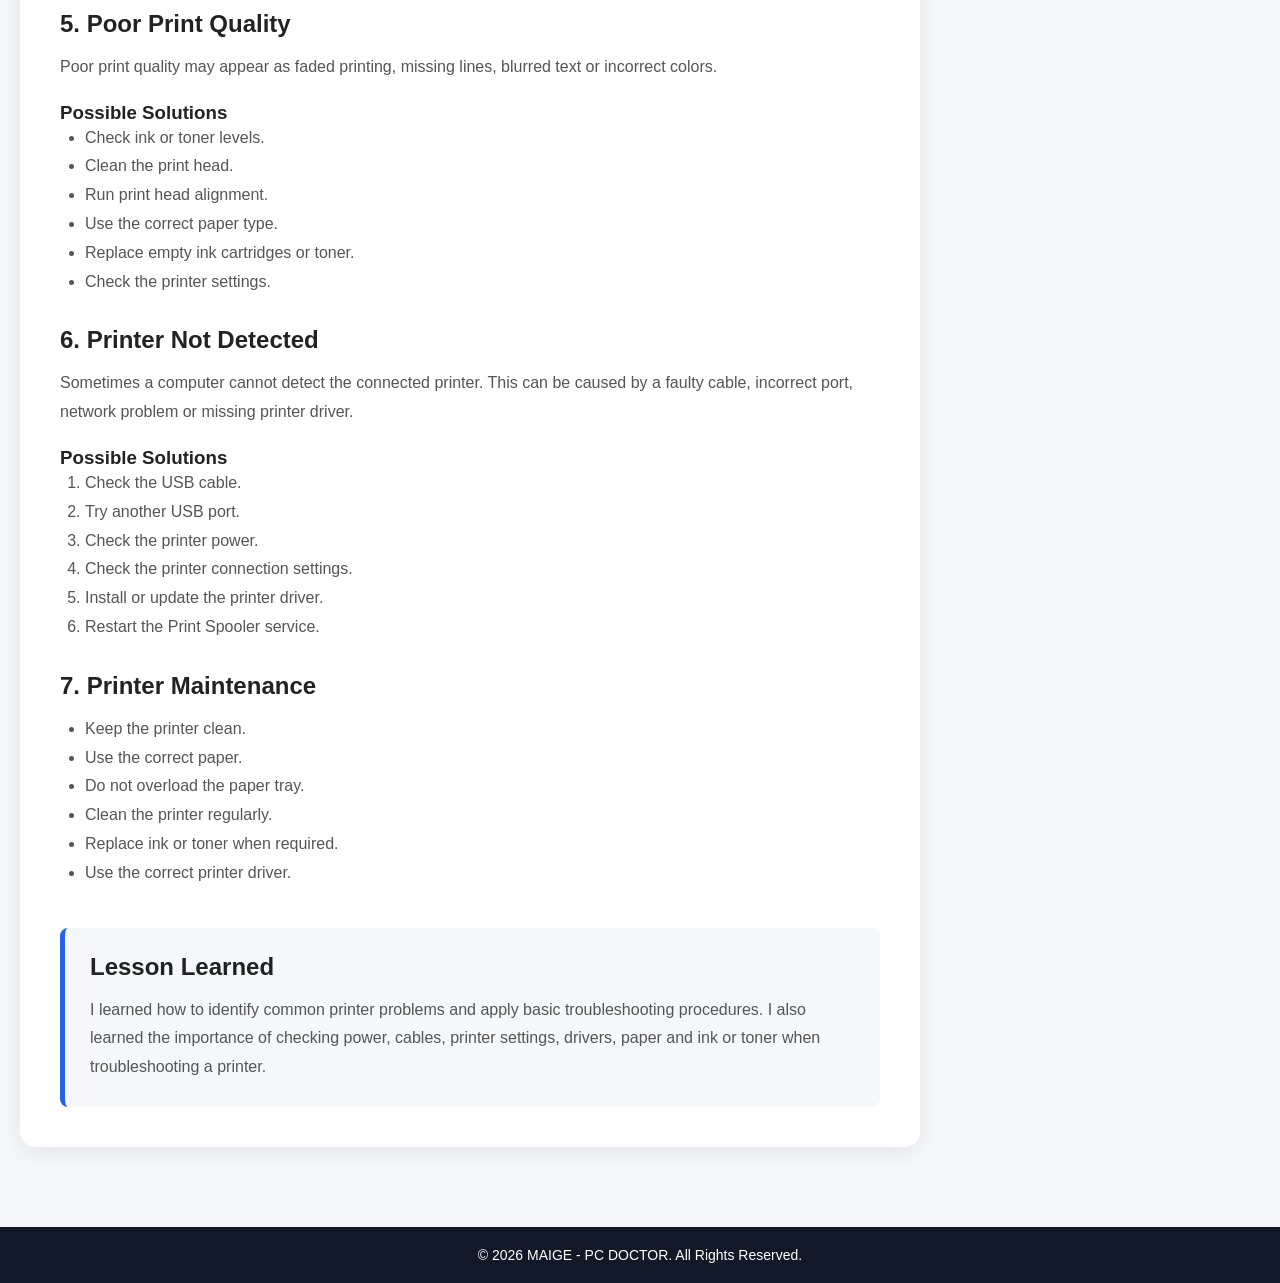
<file: printer.html>
<!DOCTYPE html>
<html lang="en">
<head>
    <meta charset="UTF-8">
    <meta name="viewport" content="width=device-width, initial-scale=1.0">
    <title>Printer Troubleshooting - MAIGE</title>
    <link rel="stylesheet" href="style.css">
</head>

<body>

    <!-- Navigation -->
    <nav class="navbar">
    <div class="container nav-container">

        <a href="index.html" class="logo">MAIGE</a>

        <button class="menu-toggle" onclick="toggleMenu()">
            ☰
        </button>

        <ul class="nav-links" id="navLinks">
            <li><a href="index.html">Home</a></li>
            <li><a href="about.html">About</a></li>
            <li><a href="skills.html">Skills</a></li>
            <li><a href="notes.html">Notes</a></li>
            <li><a href="results.html">Results</a></li>
            <li><a href="projects.html">Projects</a></li>
            <li><a href="gallery.html">Gallery</a></li>
            <li><a href="cv.html">CV</a></li>
            <li><a href="contact.html">Contact</a></li>
        </ul>

    </div>
</nav>


    <!-- Printer Troubleshooting -->
    <section class="note-detail">

        <div class="container">

            <a href="notes.html" class="back-button">
                ← Back to Notes
            </a>

            <h1>Printer Troubleshooting</h1>

            <p class="note-intro">
                Printer troubleshooting involves identifying and solving
                problems that prevent a printer from working correctly.
                Common problems include printing failure, paper jams,
                poor print quality and connection problems.
            </p>


            <div class="note-content">

                <h2>1. What is Printer Troubleshooting?</h2>

                <p>
                    Printer troubleshooting is the process of identifying
                    the cause of a printer problem and applying the correct
                    solution to restore normal printer operation.
                </p>


                <h2>2. Common Printer Problems</h2>

                <ul>
                    <li>Printer does not print</li>
                    <li>Paper jam</li>
                    <li>Poor print quality</li>
                    <li>Printer not detected by computer</li>
                    <li>Low or empty ink/toner</li>
                    <li>Printer prints slowly</li>
                    <li>Wrong paper size</li>
                    <li>Driver problems</li>
                </ul>


                <h2>3. Printer Does Not Print</h2>

                <p>
                    When a printer does not print, first check whether
                    the printer is powered on and properly connected.
                </p>

                <h3>Possible Solutions</h3>

                <ol>
                    <li>Check the power connection.</li>
                    <li>Check the USB or network connection.</li>
                    <li>Make sure the correct printer is selected.</li>
                    <li>Check the printer queue.</li>
                    <li>Restart the printer.</li>
                    <li>Restart the computer.</li>
                    <li>Check and reinstall the printer driver if necessary.</li>
                </ol>


                <h2>4. Paper Jam</h2>

                <p>
                    A paper jam occurs when paper becomes stuck inside
                    the printer and prevents normal printing.
                </p>

                <h3>Solution</h3>

                <ol>
                    <li>Turn off the printer.</li>
                    <li>Open the printer cover carefully.</li>
                    <li>Locate the jammed paper.</li>
                    <li>Remove the paper slowly and carefully.</li>
                    <li>Check for small pieces of paper.</li>
                    <li>Close the printer cover.</li>
                    <li>Turn on the printer and test it.</li>
                </ol>


                <h2>5. Poor Print Quality</h2>

                <p>
                    Poor print quality may appear as faded printing,
                    missing lines, blurred text or incorrect colors.
                </p>

                <h3>Possible Solutions</h3>

                <ul>
                    <li>Check ink or toner levels.</li>
                    <li>Clean the print head.</li>
                    <li>Run print head alignment.</li>
                    <li>Use the correct paper type.</li>
                    <li>Replace empty ink cartridges or toner.</li>
                    <li>Check the printer settings.</li>
                </ul>


                <h2>6. Printer Not Detected</h2>

                <p>
                    Sometimes a computer cannot detect the connected printer.
                    This can be caused by a faulty cable, incorrect port,
                    network problem or missing printer driver.
                </p>

                <h3>Possible Solutions</h3>

                <ol>
                    <li>Check the USB cable.</li>
                    <li>Try another USB port.</li>
                    <li>Check the printer power.</li>
                    <li>Check the printer connection settings.</li>
                    <li>Install or update the printer driver.</li>
                    <li>Restart the Print Spooler service.</li>
                </ol>


                <h2>7. Printer Maintenance</h2>

                <ul>
                    <li>Keep the printer clean.</li>
                    <li>Use the correct paper.</li>
                    <li>Do not overload the paper tray.</li>
                    <li>Clean the printer regularly.</li>
                    <li>Replace ink or toner when required.</li>
                    <li>Use the correct printer driver.</li>
                </ul>


                <div class="lesson-box">

                    <h2>Lesson Learned</h2>

                    <p>
                        I learned how to identify common printer problems
                        and apply basic troubleshooting procedures.
                        I also learned the importance of checking power,
                        cables, printer settings, drivers, paper and
                        ink or toner when troubleshooting a printer.
                    </p>

                </div>

            </div>

        </div>

    </section>


    <!-- Footer -->
    <footer>
        <p>© 2026 MAIGE - PC DOCTOR. All Rights Reserved.</p>
    </footer>

<script src="script.js"></script>
</body>
</html>
</file>
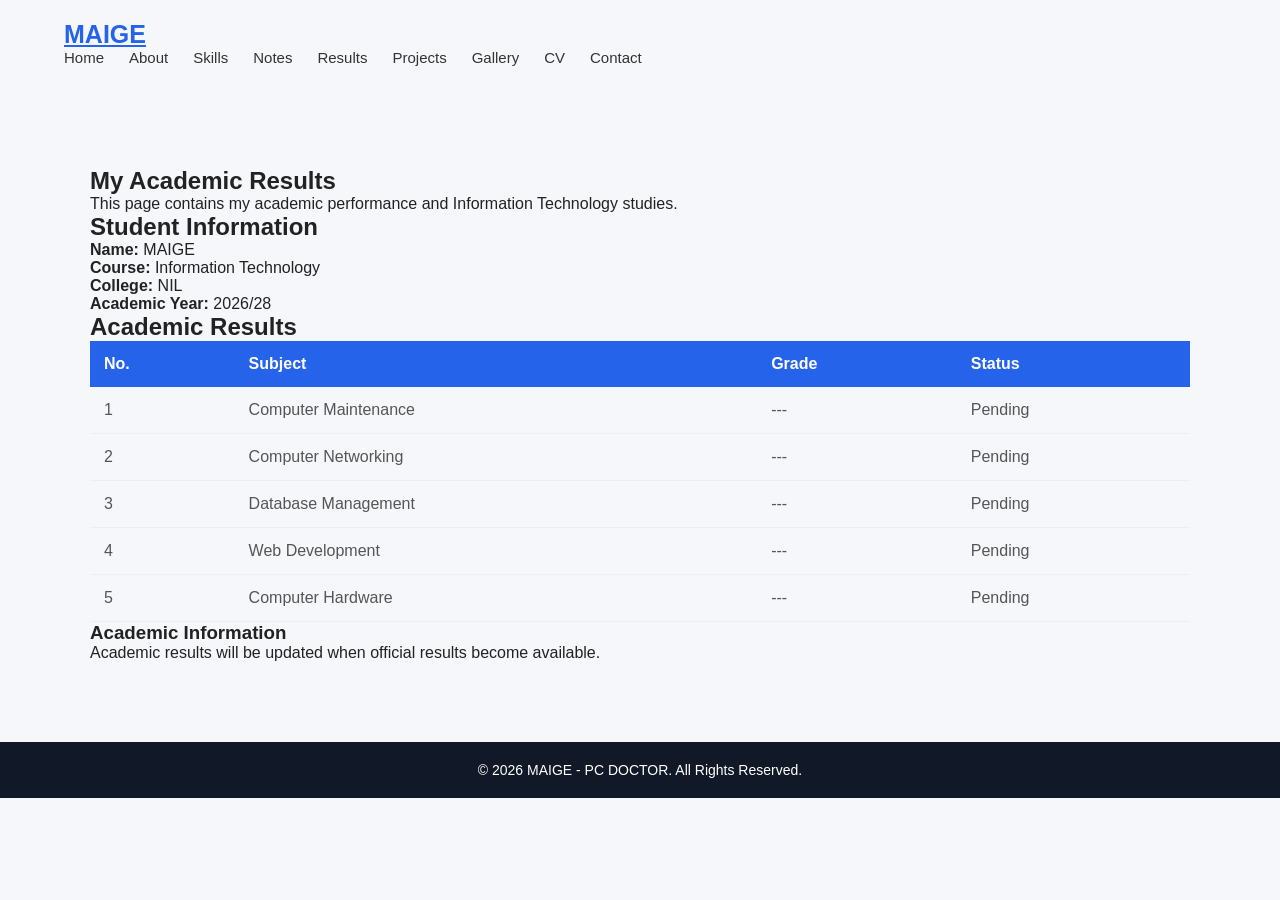
<file: results.html>
<!DOCTYPE html>
<html lang="en">

<head>
    <meta charset="UTF-8">
    <meta name="viewport" content="width=device-width, initial-scale=1.0">

    <title>Results - MAIGE | PC DOCTOR</title>

    <link rel="stylesheet" href="style.css">
</head>

<body>

    <!-- Navigation -->
    <nav class="navbar">
    <div class="container nav-container">

        <a href="index.html" class="logo">MAIGE</a>

        <button class="menu-toggle" onclick="toggleMenu()">
            ☰
        </button>

        <ul class="nav-links" id="navLinks">
            <li><a href="index.html">Home</a></li>
            <li><a href="about.html">About</a></li>
            <li><a href="skills.html">Skills</a></li>
            <li><a href="notes.html">Notes</a></li>
            <li><a href="results.html">Results</a></li>
            <li><a href="projects.html">Projects</a></li>
            <li><a href="gallery.html">Gallery</a></li>
            <li><a href="cv.html">CV</a></li>
            <li><a href="contact.html">Contact</a></li>
        </ul>

    </div>
</nav>

    <!-- Results Section -->
    <section class="results-section">

        <div class="container">

            <h1>My Academic Results</h1>

            <p class="section-intro">
                This page contains my academic performance and
                Information Technology studies.
            </p>


            <!-- Student Information -->
            <div class="results-profile">

                <h2>Student Information</h2>

                <p>
                    <strong>Name:</strong> MAIGE
                </p>

                <p>
                    <strong>Course:</strong> Information Technology
                </p>

                <p>
                    <strong>College:</strong> NIL
                </p>

                <p>
                    <strong>Academic Year:</strong> 2026/28
                </p>

            </div>


            <!-- Results Table -->
            <div class="results-card">

                <h2>Academic Results</h2>

                <div class="table-container">

                    <table>

                        <thead>
                            <tr>
                                <th>No.</th>
                                <th>Subject</th>
                                <th>Grade</th>
                                <th>Status</th>
                            </tr>
                        </thead>

                        <tbody>

                            <tr>
                                <td>1</td>
                                <td>Computer Maintenance</td>
                                <td>---</td>
                                <td>Pending</td>
                            </tr>

                            <tr>
                                <td>2</td>
                                <td>Computer Networking</td>
                                <td>---</td>
                                <td>Pending</td>
                            </tr>

                            <tr>
                                <td>3</td>
                                <td>Database Management</td>
                                <td>---</td>
                                <td>Pending</td>
                            </tr>

                            <tr>
                                <td>4</td>
                                <td>Web Development</td>
                                <td>---</td>
                                <td>Pending</td>
                            </tr>

                            <tr>
                                <td>5</td>
                                <td>Computer Hardware</td>
                                <td>---</td>
                                <td>Pending</td>
                            </tr>

                        </tbody>

                    </table>

                </div>

            </div>


            <!-- Note -->
            <div class="results-note">

                <h3>Academic Information</h3>

                <p>
                    Academic results will be updated when official
                    results become available.
                </p>

            </div>

        </div>

    </section>


    <!-- Footer -->
    <footer>

        <p>
            © 2026 MAIGE - PC DOCTOR. All Rights Reserved.
        </p>

    </footer>


<script src="script.js"></script>
</body>
</html>
</file>
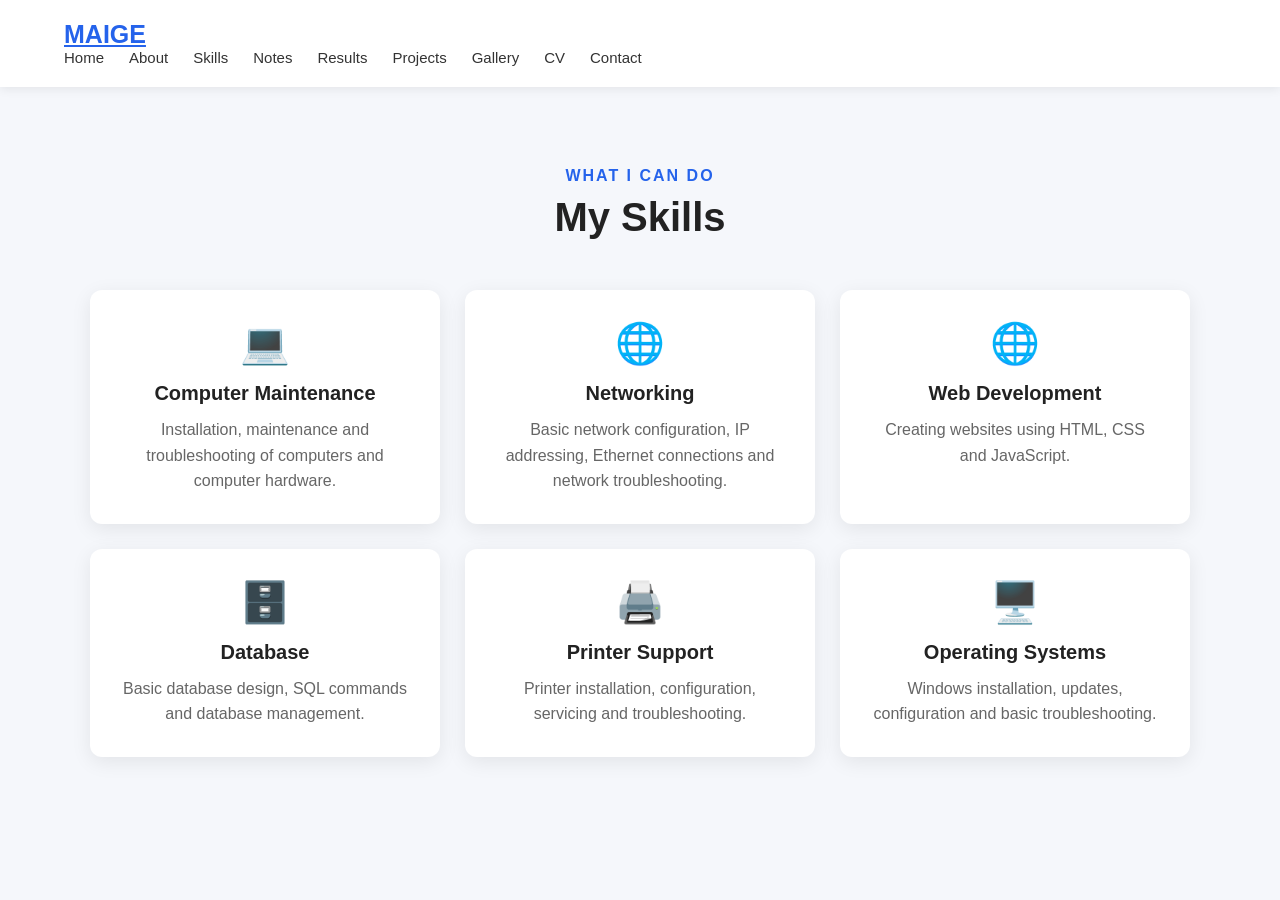
<file: skills.html>
<!DOCTYPE html>
<html lang="en">
<head>

    <meta charset="UTF-8">
    <meta name="viewport" content="width=device-width, initial-scale=1.0">

    <title>Skills | My Portfolio</title>

    <link rel="stylesheet" href="style.css">

</head>

<body>

    <!-- Navigation -->
    <header>

        <nav class="navbar">
    <div class="container nav-container">

        <a href="index.html" class="logo">MAIGE</a>

        <button class="menu-toggle" onclick="toggleMenu()">
            ☰
        </button>

        <ul class="nav-links" id="navLinks">
            <li><a href="index.html">Home</a></li>
            <li><a href="about.html">About</a></li>
            <li><a href="skills.html">Skills</a></li>
            <li><a href="notes.html">Notes</a></li>
            <li><a href="results.html">Results</a></li>
            <li><a href="projects.html">Projects</a></li>
            <li><a href="gallery.html">Gallery</a></li>
            <li><a href="cv.html">CV</a></li>
            <li><a href="contact.html">Contact</a></li>
        </ul>

    </div>
</nav>

    </header>


    <!-- Skills -->
    <section class="skills-section">

        <div class="section-title">

            <p>WHAT I CAN DO</p>

            <h1>My Skills</h1>

        </div>


        <div class="skills-container">


            <!-- Skill 1 -->
            <div class="skill-card">

                <div class="skill-icon">
                    💻
                </div>

                <h2>Computer Maintenance</h2>

                <p>
                    Installation, maintenance and troubleshooting
                    of computers and computer hardware.
                </p>

            </div>


            <!-- Skill 2 -->
            <div class="skill-card">

                <div class="skill-icon">
                    🌐
                </div>

                <h2>Networking</h2>

                <p>
                    Basic network configuration, IP addressing,
                    Ethernet connections and network troubleshooting.
                </p>

            </div>


            <!-- Skill 3 -->
            <div class="skill-card">

                <div class="skill-icon">
                    🌐
                </div>

                <h2>Web Development</h2>

                <p>
                    Creating websites using HTML, CSS and
                    JavaScript.
                </p>

            </div>


            <!-- Skill 4 -->
            <div class="skill-card">

                <div class="skill-icon">
                    🗄️
                </div>

                <h2>Database</h2>

                <p>
                    Basic database design, SQL commands and
                    database management.
                </p>

            </div>


            <!-- Skill 5 -->
            <div class="skill-card">

                <div class="skill-icon">
                    🖨️
                </div>

                <h2>Printer Support</h2>

                <p>
                    Printer installation, configuration,
                    servicing and troubleshooting.
                </p>

            </div>


            <!-- Skill 6 -->
            <div class="skill-card">

                <div class="skill-icon">
                    🖥️
                </div>

                <h2>Operating Systems</h2>

                <p>
                    Windows installation, updates, configuration
                    and basic troubleshooting.
                </p>

            </div>

        </div>

    </section>
    <script src="script.js"></script>
</body>
</html>
</file>
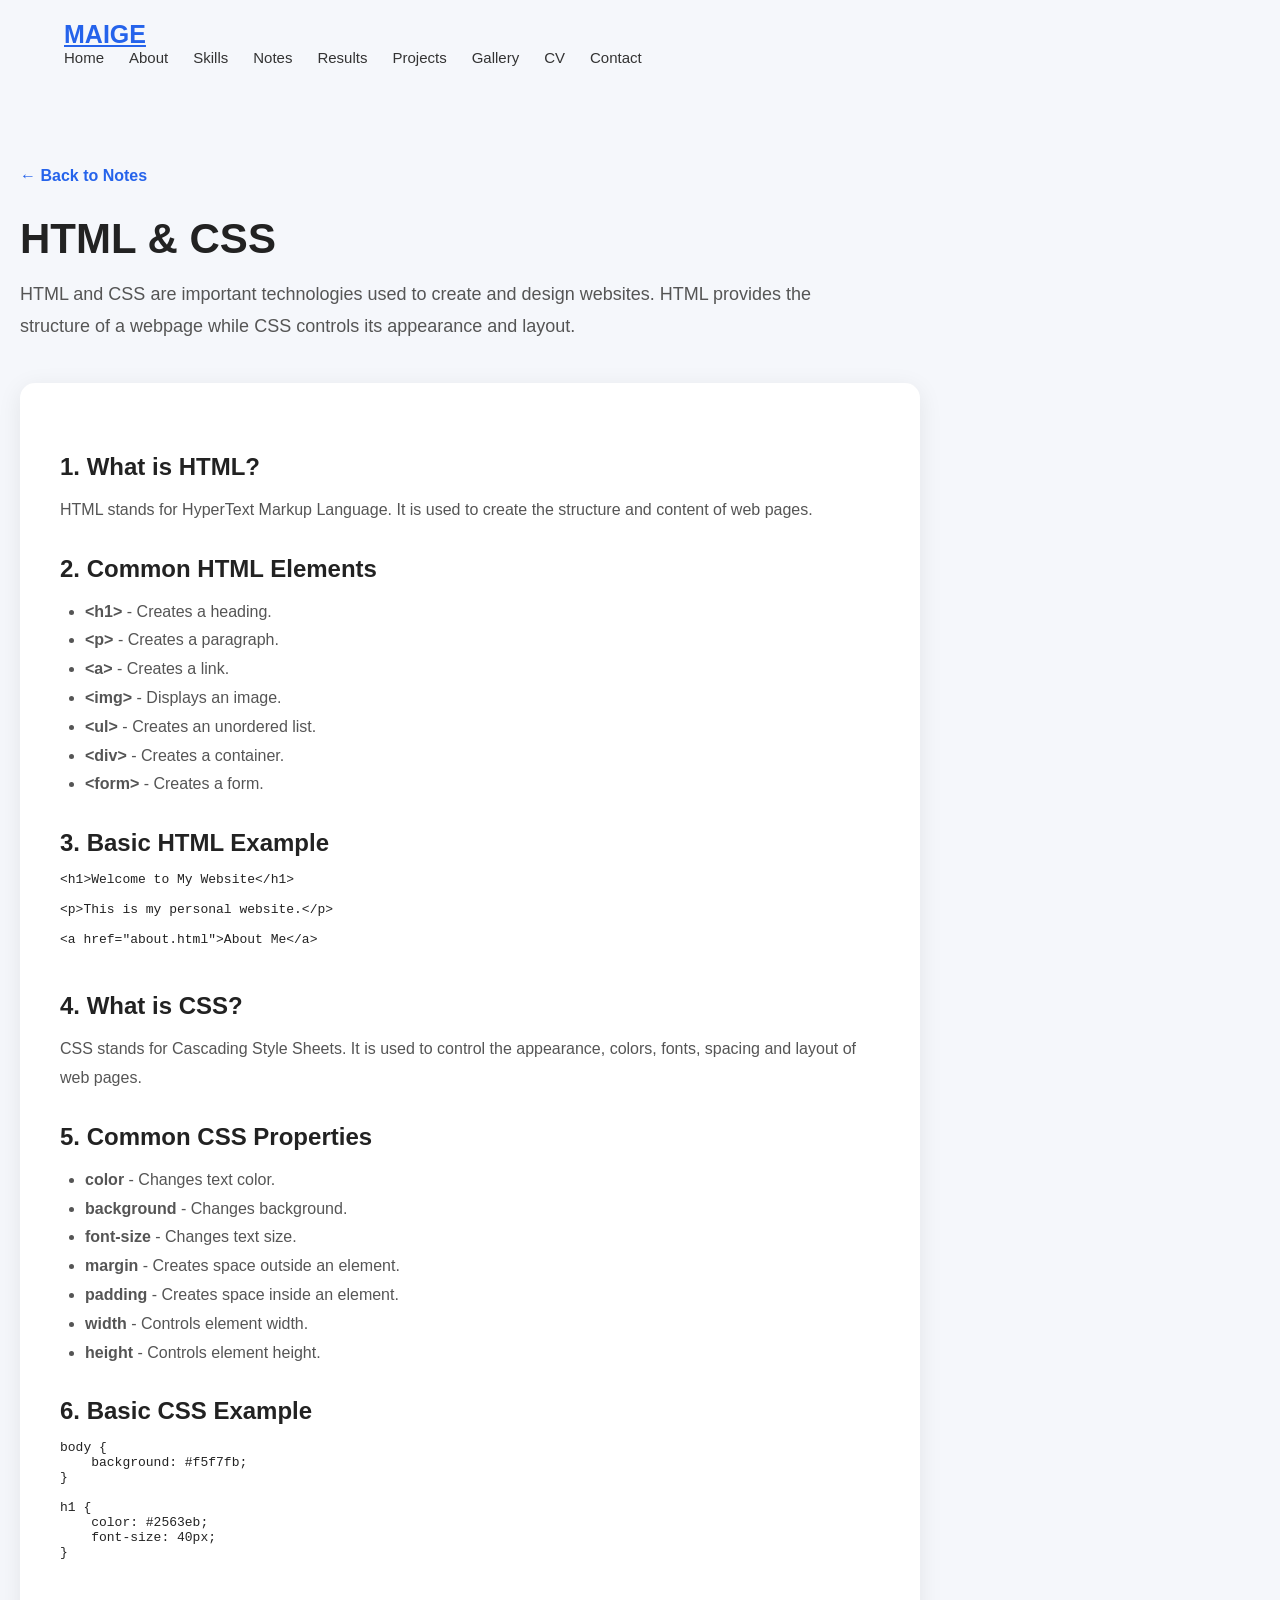
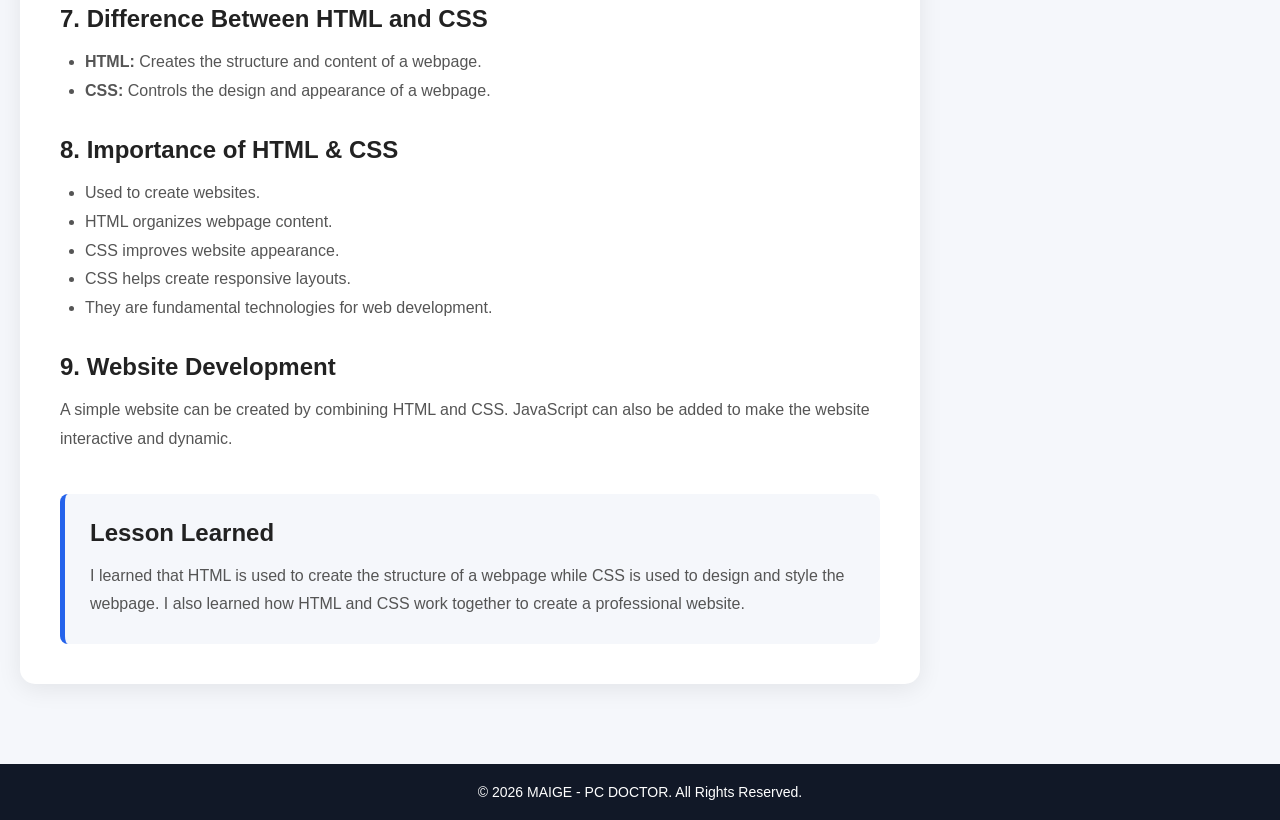
<file: web-development.html>
<!DOCTYPE html>
<html lang="en">
<head>
    <meta charset="UTF-8">
    <meta name="viewport" content="width=device-width, initial-scale=1.0">

    <title>HTML & CSS - MAIGE</title>

    <link rel="stylesheet" href="style.css">
</head>

<body>

    <!-- Navigation -->
    <nav class="navbar">
    <div class="container nav-container">

        <a href="index.html" class="logo">MAIGE</a>

        <button class="menu-toggle" onclick="toggleMenu()">
            ☰
        </button>

        <ul class="nav-links" id="navLinks">
            <li><a href="index.html">Home</a></li>
            <li><a href="about.html">About</a></li>
            <li><a href="skills.html">Skills</a></li>
            <li><a href="notes.html">Notes</a></li>
            <li><a href="results.html">Results</a></li>
            <li><a href="projects.html">Projects</a></li>
            <li><a href="gallery.html">Gallery</a></li>
            <li><a href="cv.html">CV</a></li>
            <li><a href="contact.html">Contact</a></li>
        </ul>

    </div>
</nav>


    <!-- HTML & CSS Notes -->
    <section class="note-detail">

        <div class="container">

            <a href="notes.html" class="back-button">
                ← Back to Notes
            </a>

            <h1>HTML & CSS</h1>

            <p class="note-intro">
                HTML and CSS are important technologies used to create
                and design websites. HTML provides the structure of a
                webpage while CSS controls its appearance and layout.
            </p>


            <div class="note-content">

                <h2>1. What is HTML?</h2>

                <p>
                    HTML stands for HyperText Markup Language.
                    It is used to create the structure and content
                    of web pages.
                </p>


                <h2>2. Common HTML Elements</h2>

                <ul>
                    <li><strong>&lt;h1&gt;</strong> - Creates a heading.</li>
                    <li><strong>&lt;p&gt;</strong> - Creates a paragraph.</li>
                    <li><strong>&lt;a&gt;</strong> - Creates a link.</li>
                    <li><strong>&lt;img&gt;</strong> - Displays an image.</li>
                    <li><strong>&lt;ul&gt;</strong> - Creates an unordered list.</li>
                    <li><strong>&lt;div&gt;</strong> - Creates a container.</li>
                    <li><strong>&lt;form&gt;</strong> - Creates a form.</li>
                </ul>


                <h2>3. Basic HTML Example</h2>

                <pre>
&lt;h1&gt;Welcome to My Website&lt;/h1&gt;

&lt;p&gt;This is my personal website.&lt;/p&gt;

&lt;a href="about.html"&gt;About Me&lt;/a&gt;
                </pre>


                <h2>4. What is CSS?</h2>

                <p>
                    CSS stands for Cascading Style Sheets.
                    It is used to control the appearance,
                    colors, fonts, spacing and layout of web pages.
                </p>


                <h2>5. Common CSS Properties</h2>

                <ul>
                    <li><strong>color</strong> - Changes text color.</li>
                    <li><strong>background</strong> - Changes background.</li>
                    <li><strong>font-size</strong> - Changes text size.</li>
                    <li><strong>margin</strong> - Creates space outside an element.</li>
                    <li><strong>padding</strong> - Creates space inside an element.</li>
                    <li><strong>width</strong> - Controls element width.</li>
                    <li><strong>height</strong> - Controls element height.</li>
                </ul>


                <h2>6. Basic CSS Example</h2>

                <pre>
body {
    background: #f5f7fb;
}

h1 {
    color: #2563eb;
    font-size: 40px;
}
                </pre>


                <h2>7. Difference Between HTML and CSS</h2>

                <ul>
                    <li>
                        <strong>HTML:</strong>
                        Creates the structure and content of a webpage.
                    </li>

                    <li>
                        <strong>CSS:</strong>
                        Controls the design and appearance of a webpage.
                    </li>
                </ul>


                <h2>8. Importance of HTML & CSS</h2>

                <ul>
                    <li>Used to create websites.</li>
                    <li>HTML organizes webpage content.</li>
                    <li>CSS improves website appearance.</li>
                    <li>CSS helps create responsive layouts.</li>
                    <li>They are fundamental technologies for web development.</li>
                </ul>


                <h2>9. Website Development</h2>

                <p>
                    A simple website can be created by combining HTML
                    and CSS. JavaScript can also be added to make the
                    website interactive and dynamic.
                </p>


                <div class="lesson-box">

                    <h2>Lesson Learned</h2>

                    <p>
                        I learned that HTML is used to create the structure
                        of a webpage while CSS is used to design and style
                        the webpage. I also learned how HTML and CSS work
                        together to create a professional website.
                    </p>

                </div>

            </div>

        </div>

    </section>


    <!-- Footer -->
    <footer>
        <p>© 2026 MAIGE - PC DOCTOR. All Rights Reserved.</p>
    </footer>

<script src="script.js"></script>
</body>
</html>
</file>
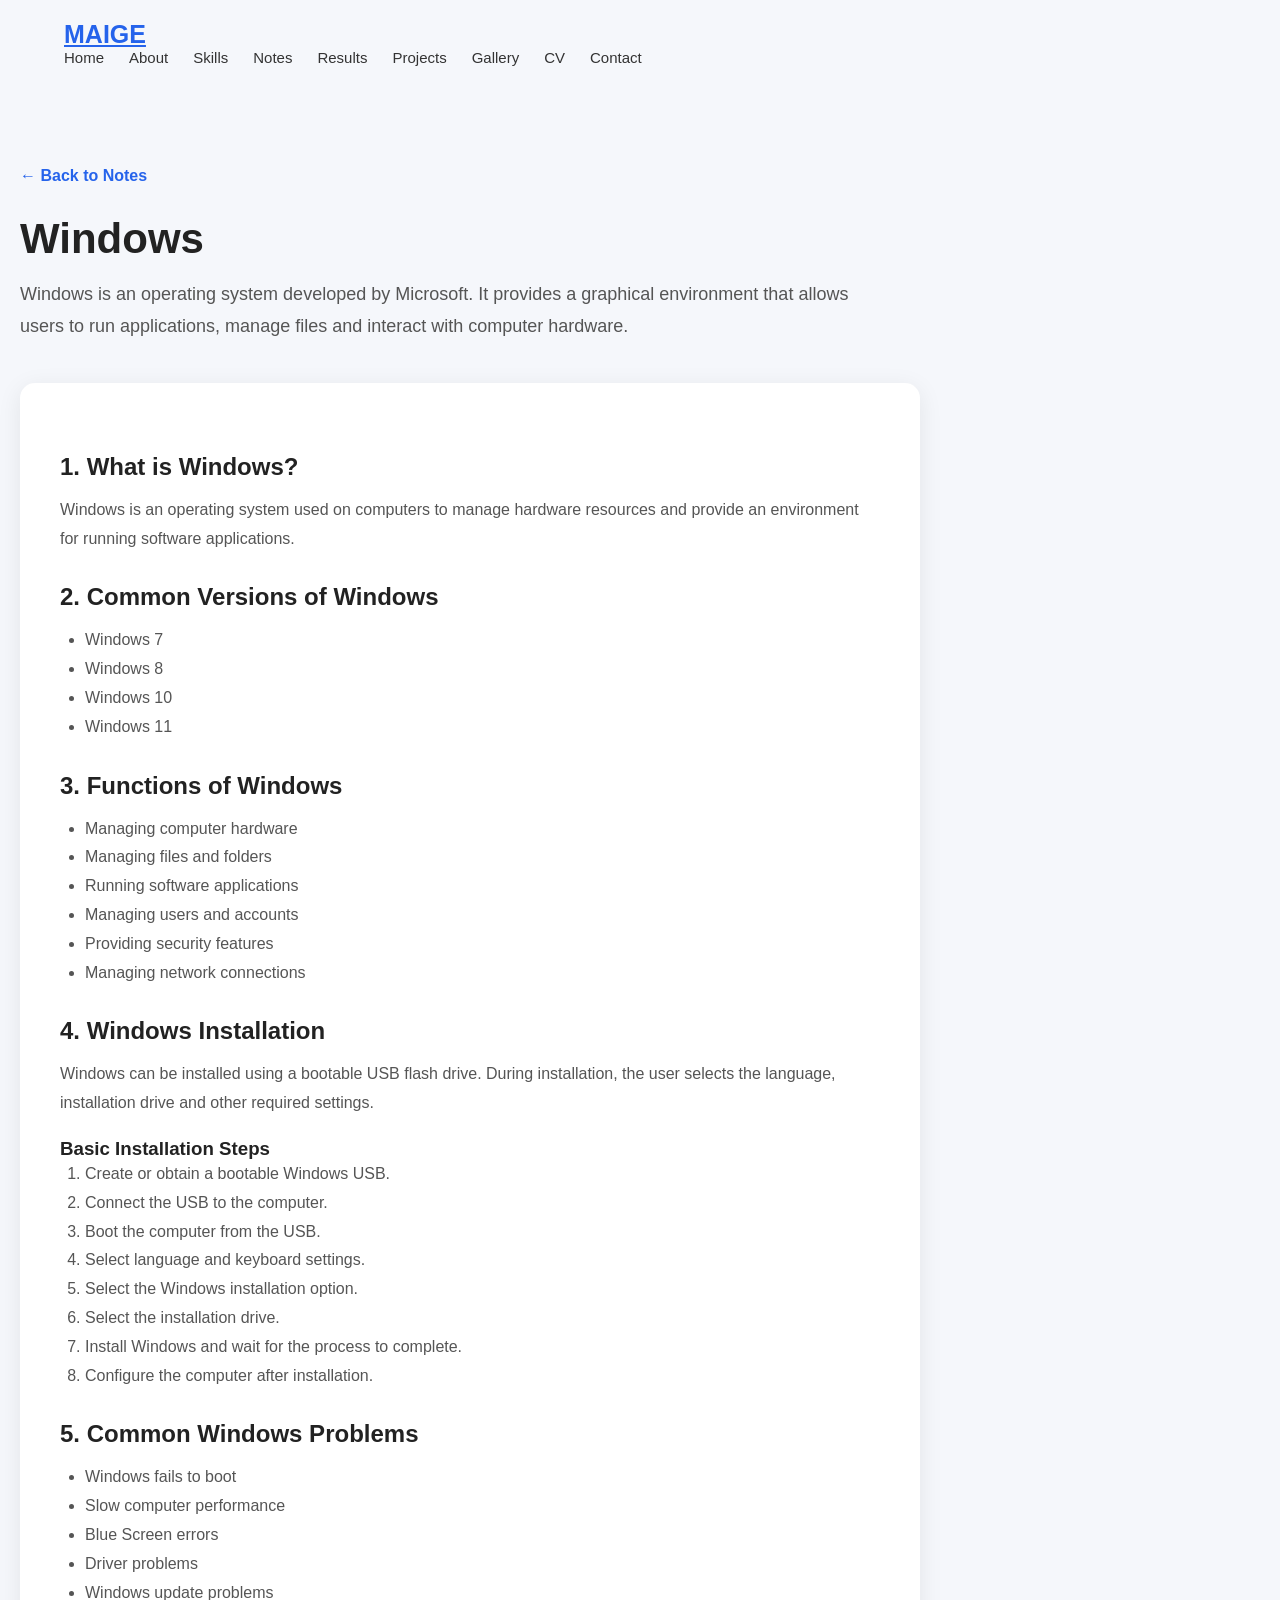
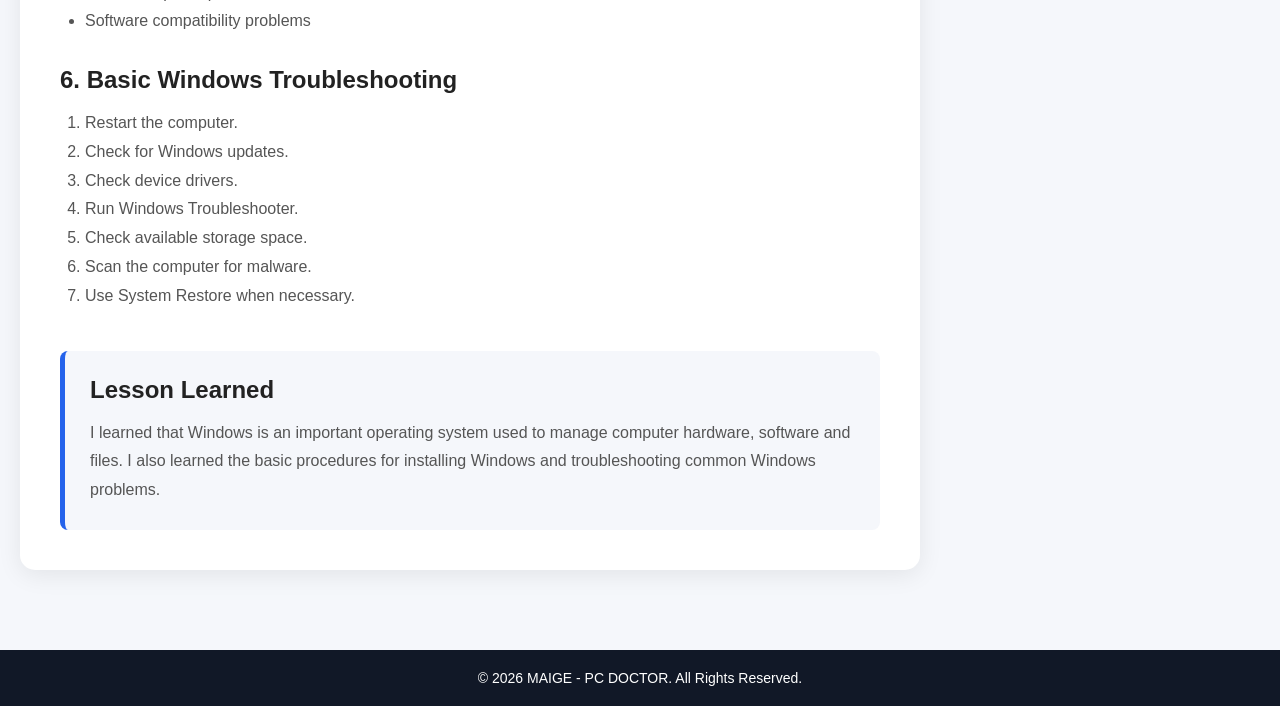
<file: windows.html>
<!DOCTYPE html>
<html lang="en">
<head>
    <meta charset="UTF-8">
    <meta name="viewport" content="width=device-width, initial-scale=1.0">
    <title>Windows Notes - MAIGE</title>
    <link rel="stylesheet" href="style.css">
</head>

<body>

    <!-- Navigation -->
   <nav class="navbar">
    <div class="container nav-container">

        <a href="index.html" class="logo">MAIGE</a>

        <button class="menu-toggle" onclick="toggleMenu()">
            ☰
        </button>

        <ul class="nav-links" id="navLinks">
            <li><a href="index.html">Home</a></li>
            <li><a href="about.html">About</a></li>
            <li><a href="skills.html">Skills</a></li>
            <li><a href="notes.html">Notes</a></li>
            <li><a href="results.html">Results</a></li>
            <li><a href="projects.html">Projects</a></li>
            <li><a href="gallery.html">Gallery</a></li>
            <li><a href="cv.html">CV</a></li>
            <li><a href="contact.html">Contact</a></li>
        </ul>

    </div>
</nav>


    <!-- Windows Notes -->
    <section class="note-detail">

        <div class="container">

            <a href="notes.html" class="back-button">
                ← Back to Notes
            </a>

            <h1>Windows</h1>

            <p class="note-intro">
                Windows is an operating system developed by Microsoft.
                It provides a graphical environment that allows users to
                run applications, manage files and interact with computer hardware.
            </p>


            <div class="note-content">

                <h2>1. What is Windows?</h2>

                <p>
                    Windows is an operating system used on computers to manage
                    hardware resources and provide an environment for running
                    software applications.
                </p>


                <h2>2. Common Versions of Windows</h2>

                <ul>
                    <li>Windows 7</li>
                    <li>Windows 8</li>
                    <li>Windows 10</li>
                    <li>Windows 11</li>
                </ul>


                <h2>3. Functions of Windows</h2>

                <ul>
                    <li>Managing computer hardware</li>
                    <li>Managing files and folders</li>
                    <li>Running software applications</li>
                    <li>Managing users and accounts</li>
                    <li>Providing security features</li>
                    <li>Managing network connections</li>
                </ul>


                <h2>4. Windows Installation</h2>

                <p>
                    Windows can be installed using a bootable USB flash drive.
                    During installation, the user selects the language,
                    installation drive and other required settings.
                </p>

                <h3>Basic Installation Steps</h3>

                <ol>
                    <li>Create or obtain a bootable Windows USB.</li>
                    <li>Connect the USB to the computer.</li>
                    <li>Boot the computer from the USB.</li>
                    <li>Select language and keyboard settings.</li>
                    <li>Select the Windows installation option.</li>
                    <li>Select the installation drive.</li>
                    <li>Install Windows and wait for the process to complete.</li>
                    <li>Configure the computer after installation.</li>
                </ol>


                <h2>5. Common Windows Problems</h2>

                <ul>
                    <li>Windows fails to boot</li>
                    <li>Slow computer performance</li>
                    <li>Blue Screen errors</li>
                    <li>Driver problems</li>
                    <li>Windows update problems</li>
                    <li>Software compatibility problems</li>
                </ul>


                <h2>6. Basic Windows Troubleshooting</h2>

                <ol>
                    <li>Restart the computer.</li>
                    <li>Check for Windows updates.</li>
                    <li>Check device drivers.</li>
                    <li>Run Windows Troubleshooter.</li>
                    <li>Check available storage space.</li>
                    <li>Scan the computer for malware.</li>
                    <li>Use System Restore when necessary.</li>
                </ol>


                <div class="lesson-box">

                    <h2>Lesson Learned</h2>

                    <p>
                        I learned that Windows is an important operating system
                        used to manage computer hardware, software and files.
                        I also learned the basic procedures for installing Windows
                        and troubleshooting common Windows problems.
                    </p>

                </div>

            </div>

        </div>

    </section>


    <!-- Footer -->
    <footer>
        <p>© 2026 MAIGE - PC DOCTOR. All Rights Reserved.</p>
    </footer>


<script src="script.js"></script>
</body>
</html>
</file>
<file: style.css>
/* =========================
   GENERAL SETTINGS
========================= */

* {
    margin: 0;
    padding: 0;
    box-sizing: border-box;
}

body {
    font-family: Arial, Helvetica, sans-serif;
    background: #f5f7fb;
    color: #222;
}


/* =========================
   NAVIGATION BAR
========================= */

header {
    background: #ffffff;
    box-shadow: 0 2px 10px rgba(0, 0, 0, 0.08);
}

.navbar {
    width: 90%;
    max-width: 1200px;
    margin: auto;

    display: flex;
    justify-content: space-between;
    align-items: center;

    padding: 20px 0;
}

.logo {
    font-size: 25px;
    font-weight: bold;
    color: #2563eb;
}

.nav-links {
    list-style: none;
    display: flex;
    gap: 25px;
}

.nav-links a {
    text-decoration: none;
    color: #333;
    font-size: 15px;
    font-weight: 500;

    transition: 0.3s;
}

.nav-links a:hover {
    color: #2563eb;
}


/* =========================
   HOME SECTION
========================= */

.home {
    width: 90%;
    max-width: 1200px;

    min-height: 80vh;

    margin: auto;

    display: flex;
    justify-content: space-between;
    align-items: center;

    gap: 50px;
}

.home-content {
    max-width: 650px;
}

.welcome {
    color: #2563eb;
    font-weight: bold;
    letter-spacing: 2px;

    margin-bottom: 15px;
}

.home h1 {
    font-size: 55px;
    margin-bottom: 15px;
}

.home h1 span {
    color: #2563eb;
}

.home h2 {
    font-size: 25px;
    color: #555;

    margin-bottom: 20px;
}

.description {
    font-size: 17px;
    line-height: 1.7;
    color: #666;

    margin-bottom: 30px;
}


/* =========================
   BUTTONS
========================= */

.buttons {
    display: flex;
    gap: 15px;
}

.btn {
    text-decoration: none;

    padding: 13px 25px;

    border-radius: 6px;

    font-weight: bold;

    transition: 0.3s;
}

.primary {
    background: #2563eb;
    color: white;
}

.primary:hover {
    background: #1d4ed8;
}

.secondary {
    border: 2px solid #2563eb;
    color: #2563eb;
}

.secondary:hover {
    background: #2563eb;
    color: white;
}


/* =========================
   PROFILE IMAGE
========================= */

.home-image {
    display: flex;
    justify-content: center;
    align-items: center;
}

.image-circle {
    width: 320px;
    height: 320px;

    border-radius: 50%;

    background: #dbeafe;

    border: 8px solid white;

    box-shadow: 0 10px 30px rgba(0, 0, 0, 0.15);

    display: flex;
    justify-content: center;
    align-items: center;

    color: #2563eb;
    font-weight: bold;
}


/* =========================
   FOOTER
========================= */

footer {
    text-align: center;

    padding: 20px;

    background: #111827;
    color: white;

    font-size: 14px;
}


/* =========================
   RESPONSIVE DESIGN
========================= */

@media (max-width: 900px) {

    .navbar {
        flex-direction: column;
        gap: 20px;
    }

    .nav-links {
        flex-wrap: wrap;
        justify-content: center;
    }

    .home {
        flex-direction: column;
        text-align: center;

        padding: 60px 0;
    }

    .buttons {
        justify-content: center;
    }

    .home h1 {
        font-size: 40px;
    }

    .image-circle {
        width: 250px;
        height: 250px;
    }
}
/* =========================
   ABOUT PAGE
========================= */

.about-section {
    width: 90%;
    max-width: 1100px;
    margin: auto;
    padding: 80px 0;
}

.section-title {
    text-align: center;
    margin-bottom: 50px;
}

.section-title p {
    color: #2563eb;
    font-weight: bold;
    letter-spacing: 2px;
    margin-bottom: 10px;
}

.section-title h1 {
    font-size: 40px;
}


.about-content {
    display: flex;
    align-items: center;
    gap: 60px;
}


.about-image {
    flex: 1;
    display: flex;
    justify-content: center;
}


.about-photo {
    width: 300px;
    height: 350px;

    background: #dbeafe;

    display: flex;
    justify-content: center;
    align-items: center;

    color: #2563eb;
    font-weight: bold;

    border-radius: 15px;

    box-shadow: 0 10px 30px rgba(0,0,0,0.12);
}


.about-text {
    flex: 1;
}


.about-text h2 {
    font-size: 30px;
    margin-bottom: 20px;
}


.about-text h2 span {
    color: #2563eb;
}


.about-text p {
    color: #666;
    line-height: 1.7;
    margin-bottom: 15px;
}


.personal-info {
    margin-top: 25px;
    padding: 20px;

    background: white;

    border-radius: 10px;

    box-shadow: 0 5px 20px rgba(0,0,0,0.08);
}


/* =========================
   SKILLS PAGE
========================= */

.skills-section {
    width: 90%;
    max-width: 1100px;

    margin: auto;

    padding: 80px 0;
}


.skills-container {
    display: grid;

    grid-template-columns:
        repeat(3, 1fr);

    gap: 25px;
}


.skill-card {
    background: white;

    padding: 30px;

    border-radius: 12px;

    text-align: center;

    box-shadow:
        0 5px 20px rgba(0,0,0,0.08);

    transition: 0.3s;
}


.skill-card:hover {
    transform: translateY(-8px);

    box-shadow:
        0 12px 30px rgba(0,0,0,0.15);
}


.skill-icon {
    font-size: 40px;

    margin-bottom: 15px;
}


.skill-card h2 {
    font-size: 20px;

    margin-bottom: 12px;
}


.skill-card p {
    color: #666;

    line-height: 1.6;
}


/* =========================
   MOBILE
========================= */

@media (max-width: 900px) {

    .about-content {
        flex-direction: column;
    }

    .skills-container {
        grid-template-columns: 1fr;
    }

}
/* =========================
   NOTES PAGE
========================= */

.notes-section {
    width: 90%;
    max-width: 1100px;

    margin: auto;

    padding: 80px 0;
}


.notes-container {
    display: grid;

    grid-template-columns:
        repeat(3, 1fr);

    gap: 25px;
}


.note-card {
    background: white;

    padding: 30px;

    border-radius: 12px;

    box-shadow:
        0 5px 20px rgba(0, 0, 0, 0.08);

    transition: 0.3s;
}


.note-card:hover {
    transform: translateY(-8px);

    box-shadow:
        0 12px 30px rgba(0, 0, 0, 0.15);
}


.note-icon {
    font-size: 40px;

    margin-bottom: 15px;
}


.note-category {
    display: inline-block;

    background: #dbeafe;

    color: #2563eb;

    padding: 6px 12px;

    border-radius: 20px;

    font-size: 13px;

    font-weight: bold;

    margin-bottom: 15px;
}


.note-card h2 {
    font-size: 21px;

    margin-bottom: 12px;
}


.note-card p {
    color: #666;

    line-height: 1.6;

    margin-bottom: 20px;
}


.read-more {
    color: #2563eb;

    text-decoration: none;

    font-weight: bold;
}


.read-more:hover {
    text-decoration: underline;
}


/* Notes mobile */

@media (max-width: 900px) {

    .notes-container {
        grid-template-columns: 1fr;
    }

}
/* =========================
   RESULTS PAGE
========================= */

.results-section {
    width: 90%;
    max-width: 1100px;

    margin: auto;

    padding: 80px 0;
}


.result-box {
    background: white;

    padding: 30px;

    margin-bottom: 30px;

    border-radius: 12px;

    box-shadow:
        0 5px 20px rgba(0, 0, 0, 0.08);
}


.result-header {
    display: flex;

    justify-content: space-between;

    align-items: center;

    margin-bottom: 25px;
}


.result-header h2 {
    font-size: 25px;

    margin-bottom: 5px;
}


.result-header p {
    color: #777;
}


.status {
    background: #dbeafe;

    color: #2563eb;

    padding: 7px 15px;

    border-radius: 20px;

    font-size: 13px;

    font-weight: bold;
}


/* Table */

.table-container {
    overflow-x: auto;
}


table {
    width: 100%;

    border-collapse: collapse;
}


th {
    background: #2563eb;

    color: white;

    padding: 14px;

    text-align: left;
}


td {
    padding: 14px;

    border-bottom: 1px solid #eee;

    color: #555;
}


tr:hover {
    background: #f8fafc;
}


/* Information box */

.result-note {
    background: #eff6ff;

    border-left: 5px solid #2563eb;

    padding: 25px;

    border-radius: 8px;
}


.result-note h3 {
    margin-bottom: 10px;

    color: #2563eb;
}


.result-note p {
    color: #555;

    line-height: 1.6;
}


/* Mobile */

@media (max-width: 700px) {

    .result-header {
        flex-direction: column;

        align-items: flex-start;

        gap: 15px;
    }

    .result-box {
        padding: 20px;
    }

}
/* =========================
   PROJECTS PAGE
========================= */

.projects-section {
    width: 90%;
    max-width: 1100px;

    margin: auto;

    padding: 80px 0;
}


.projects-container {
    display: grid;

    grid-template-columns:
        repeat(2, 1fr);

    gap: 30px;
}


.project-card {
    background: white;

    border-radius: 12px;

    overflow: hidden;

    box-shadow:
        0 5px 20px rgba(0, 0, 0, 0.08);

    transition: 0.3s;
}


.project-card:hover {
    transform: translateY(-8px);

    box-shadow:
        0 12px 30px rgba(0, 0, 0, 0.15);
}


/* Project Image */

.project-image {
    height: 220px;

    background: #dbeafe;

    display: flex;

    justify-content: center;

    align-items: center;

    color: #2563eb;

    font-weight: bold;
}


/* Project Content */

.project-content {
    padding: 25px;
}


.project-category {
    display: inline-block;

    color: #2563eb;

    background: #dbeafe;

    padding: 6px 12px;

    border-radius: 20px;

    font-size: 13px;

    font-weight: bold;

    margin-bottom: 15px;
}


.project-content h2 {
    font-size: 22px;

    margin-bottom: 12px;
}


.project-content p {
    color: #666;

    line-height: 1.6;

    margin-bottom: 20px;
}


/* Technologies */

.technologies {
    display: flex;

    flex-wrap: wrap;

    gap: 8px;

    margin-bottom: 20px;
}


.technologies span {
    background: #f1f5f9;

    color: #475569;

    padding: 6px 10px;

    border-radius: 5px;

    font-size: 12px;
}


/* Button */

.project-button {
    display: inline-block;

    text-decoration: none;

    background: #2563eb;

    color: white;

    padding: 10px 18px;

    border-radius: 6px;

    font-weight: bold;

    transition: 0.3s;
}


.project-button:hover {
    background: #1d4ed8;
}


/* Mobile */

@media (max-width: 800px) {

    .projects-container {
        grid-template-columns: 1fr;
    }

}
/* =========================
   GALLERY PAGE
========================= */

.gallery-section {
    width: 90%;
    max-width: 1100px;

    margin: auto;

    padding: 80px 0;
}


.gallery-container {
    display: grid;

    grid-template-columns:
        repeat(2, 1fr);

    gap: 25px;
}


.gallery-item {
    position: relative;

    height: 300px;

    overflow: hidden;

    border-radius: 12px;

    background: #dbeafe;

    box-shadow:
        0 5px 20px rgba(0, 0, 0, 0.10);
}


.gallery-item img {
    width: 100%;
    height: 100%;

    object-fit: cover;

    display: block;

    transition: 0.4s;
}


.gallery-item:hover img {
    transform: scale(1.08);
}


/* Overlay */

.gallery-overlay {
    position: absolute;

    left: 0;
    right: 0;
    bottom: 0;

    padding: 25px;

    background: linear-gradient(
        transparent,
        rgba(0, 0, 0, 0.75)
    );

    color: white;

    transform: translateY(100%);

    transition: 0.4s;
}


.gallery-item:hover .gallery-overlay {
    transform: translateY(0);
}


.gallery-overlay h3 {
    margin-bottom: 5px;
}


.gallery-overlay p {
    font-size: 14px;

    opacity: 0.8;
}


/* Mobile */

@media (max-width: 700px) {

    .gallery-container {
        grid-template-columns: 1fr;
    }

    .gallery-item {
        height: 250px;
    }

}
/* =========================
   CV PAGE
========================= */

.cv-section {
    width: 90%;
    max-width: 900px;

    margin: auto;

    padding: 80px 0;
}


.cv-card {
    background: white;

    padding: 30px;

    margin-bottom: 25px;

    border-radius: 12px;

    box-shadow:
        0 5px 20px rgba(0, 0, 0, 0.08);
}


.cv-card h2 {
    color: #2563eb;

    margin-bottom: 20px;
}


.cv-card p {
    color: #666;

    line-height: 1.7;
}


/* Profile */

.cv-profile {
    display: flex;

    align-items: center;

    gap: 30px;
}


.cv-photo {
    width: 130px;

    height: 130px;

    border-radius: 50%;

    background: #dbeafe;

    display: flex;

    justify-content: center;

    align-items: center;

    text-align: center;

    color: #2563eb;

    font-weight: bold;

    flex-shrink: 0;
}


.cv-profile h2 {
    color: #222;

    margin-bottom: 8px;
}


/* Education and Experience */

.cv-item {
    padding: 20px 0;

    border-bottom: 1px solid #eee;
}


.cv-item:last-child {
    border-bottom: none;
}


.cv-item h3 {
    margin-bottom: 8px;
}


.cv-item span {
    display: inline-block;

    margin-top: 8px;

    color: #2563eb;

    font-size: 14px;

    font-weight: bold;
}


/* Skills */

.cv-skills {
    display: flex;

    flex-wrap: wrap;

    gap: 10px;
}


.cv-skills span {
    background: #dbeafe;

    color: #2563eb;

    padding: 8px 14px;

    border-radius: 20px;

    font-size: 14px;

    font-weight: bold;
}


/* Download */

.cv-download {
    text-align: center;

    margin-top: 35px;
}


/* Mobile */

@media (max-width: 600px) {

    .cv-profile {
        flex-direction: column;

        text-align: center;
    }

    .cv-card {
        padding: 22px;
    }

}
/* =========================
   CONTACT PAGE
========================= */

.contact-section {
    width: 90%;
    max-width: 1100px;

    margin: auto;

    padding: 80px 0;
}


.contact-container {
    display: grid;

    grid-template-columns:
        1fr 1fr;

    gap: 40px;

    align-items: start;
}


/* Contact Information */

.contact-info {
    background: white;

    padding: 35px;

    border-radius: 12px;

    box-shadow:
        0 5px 20px rgba(0, 0, 0, 0.08);
}


.contact-info h2 {
    font-size: 28px;

    margin-bottom: 15px;
}


.contact-info > p {
    color: #666;

    line-height: 1.6;

    margin-bottom: 30px;
}


.contact-item {
    display: flex;

    align-items: center;

    gap: 15px;

    margin-bottom: 22px;
}


.contact-icon {
    width: 45px;

    height: 45px;

    background: #dbeafe;

    border-radius: 50%;

    display: flex;

    align-items: center;

    justify-content: center;

    font-size: 20px;
}


.contact-item h3 {
    margin-bottom: 5px;
}


.contact-item p {
    color: #666;
}


/* Social Links */

.social-links {
    display: flex;

    flex-wrap: wrap;

    gap: 10px;

    margin-top: 30px;
}


.social-links a {
    text-decoration: none;

    color: #2563eb;

    border: 1px solid #2563eb;

    padding: 8px 14px;

    border-radius: 6px;

    font-size: 14px;

    transition: 0.3s;
}


.social-links a:hover {
    background: #2563eb;

    color: white;
}


/* Contact Form */

.contact-form {
    background: white;

    padding: 35px;

    border-radius: 12px;

    box-shadow:
        0 5px 20px rgba(0, 0, 0, 0.08);
}


.form-group {
    margin-bottom: 20px;
}


.form-group label {
    display: block;

    margin-bottom: 8px;

    font-weight: bold;
}


.form-group input,
.form-group textarea {
    width: 100%;

    padding: 13px;

    border: 1px solid #ddd;

    border-radius: 6px;

    font-family: inherit;

    font-size: 15px;

    outline: none;

    transition: 0.3s;
}


.form-group input:focus,
.form-group textarea:focus {
    border-color: #2563eb;
}


.form-group textarea {
    resize: vertical;
}


/* Send Button */

.send-button {
    width: 100%;

    padding: 14px;

    border: none;

    border-radius: 6px;

    background: #2563eb;

    color: white;

    font-size: 16px;

    font-weight: bold;

    cursor: pointer;

    transition: 0.3s;
}


.send-button:hover {
    background: #1d4ed8;
}


/* Mobile */

@media (max-width: 800px) {

    .contact-container {
        grid-template-columns: 1fr;
    }

}
/* =========================
   NOTE DETAILS
========================= */

.note-detail {
    padding: 80px 20px;
}

.back-button {
    display: inline-block;
    margin-bottom: 30px;
    color: #2563eb;
    text-decoration: none;
    font-weight: 600;
}

.note-detail h1 {
    font-size: 42px;
    margin-bottom: 15px;
}

.note-intro {
    max-width: 850px;
    font-size: 18px;
    line-height: 1.8;
    color: #555;
    margin-bottom: 40px;
}

.note-content {
    max-width: 900px;
    background: white;
    padding: 40px;
    border-radius: 15px;
    box-shadow: 0 5px 25px rgba(0, 0, 0, 0.08);
}

.note-content h2 {
    margin-top: 30px;
    margin-bottom: 15px;
}

.note-content h3 {
    margin-top: 20px;
}

.note-content p,
.note-content li {
    line-height: 1.8;
    color: #555;
}

.note-content ul,
.note-content ol {
    padding-left: 25px;
}

.lesson-box {
    margin-top: 40px;
    padding: 25px;
    border-left: 5px solid #2563eb;
    background: #f5f7fb;
    border-radius: 8px;
}

.lesson-box h2 {
    margin-top: 0;
}
/* Mobile Menu */
.menu-toggle {
    display: none;
    background: none;
    border: none;
    font-size: 30px;
    cursor: pointer;
}

@media (max-width: 768px) {

    .nav-container {
        position: relative;
    }

    .menu-toggle {
        display: block;
    }

    .nav-links {
        display: none;
        position: absolute;
        top: 70px;
        left: 0;
        width: 100%;
        background: white;
        flex-direction: column;
        padding: 20px 0;
        box-shadow: 0 5px 15px rgba(0, 0, 0, 0.1);
    }

    .nav-links.active {
        display: flex;
    }

    .nav-links li {
        margin: 10px 0;
        text-align: center;
    }
}
.menu-toggle {
    display: none;
    background: none;
    border: none;
    font-size: 30px;
    cursor: pointer;
    color: #111827;
}

@media (max-width: 768px) {

    .menu-toggle {
        display: block;
    }

    .nav-container {
        display: flex;
        align-items: center;
        justify-content: space-between;
    }

    .nav-links {
        display: none;
        position: absolute;
        top: 70px;
        left: 0;
        width: 100%;
        background: white;
        flex-direction: column;
        padding: 20px 0;
        box-shadow: 0 5px 15px rgba(0, 0, 0, 0.1);
        z-index: 1000;
    }

    .nav-links.active {
        display: flex;
    }

    .nav-links li {
        margin: 10px 0;
        text-align: center;
    }
}
.nav-links a.active {
    color: #2563eb;
    font-weight: 700;
}
</file>
